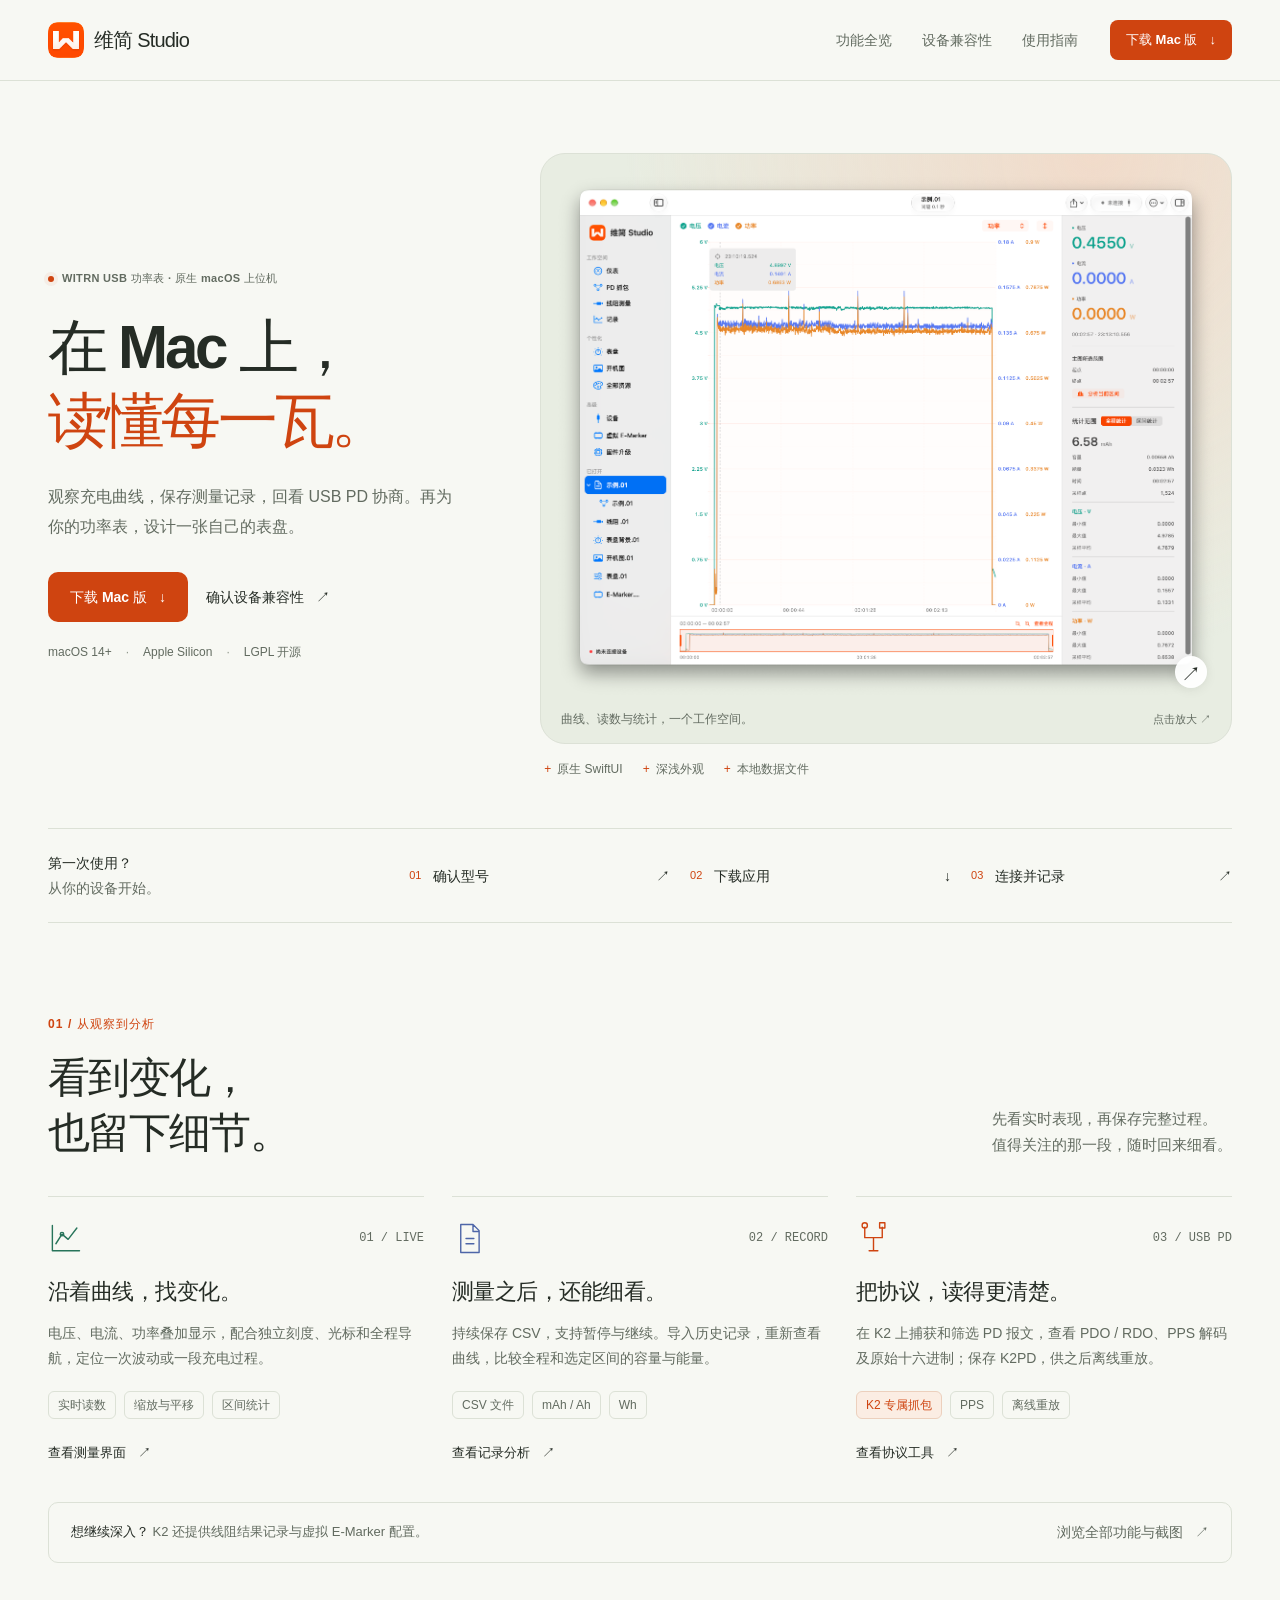
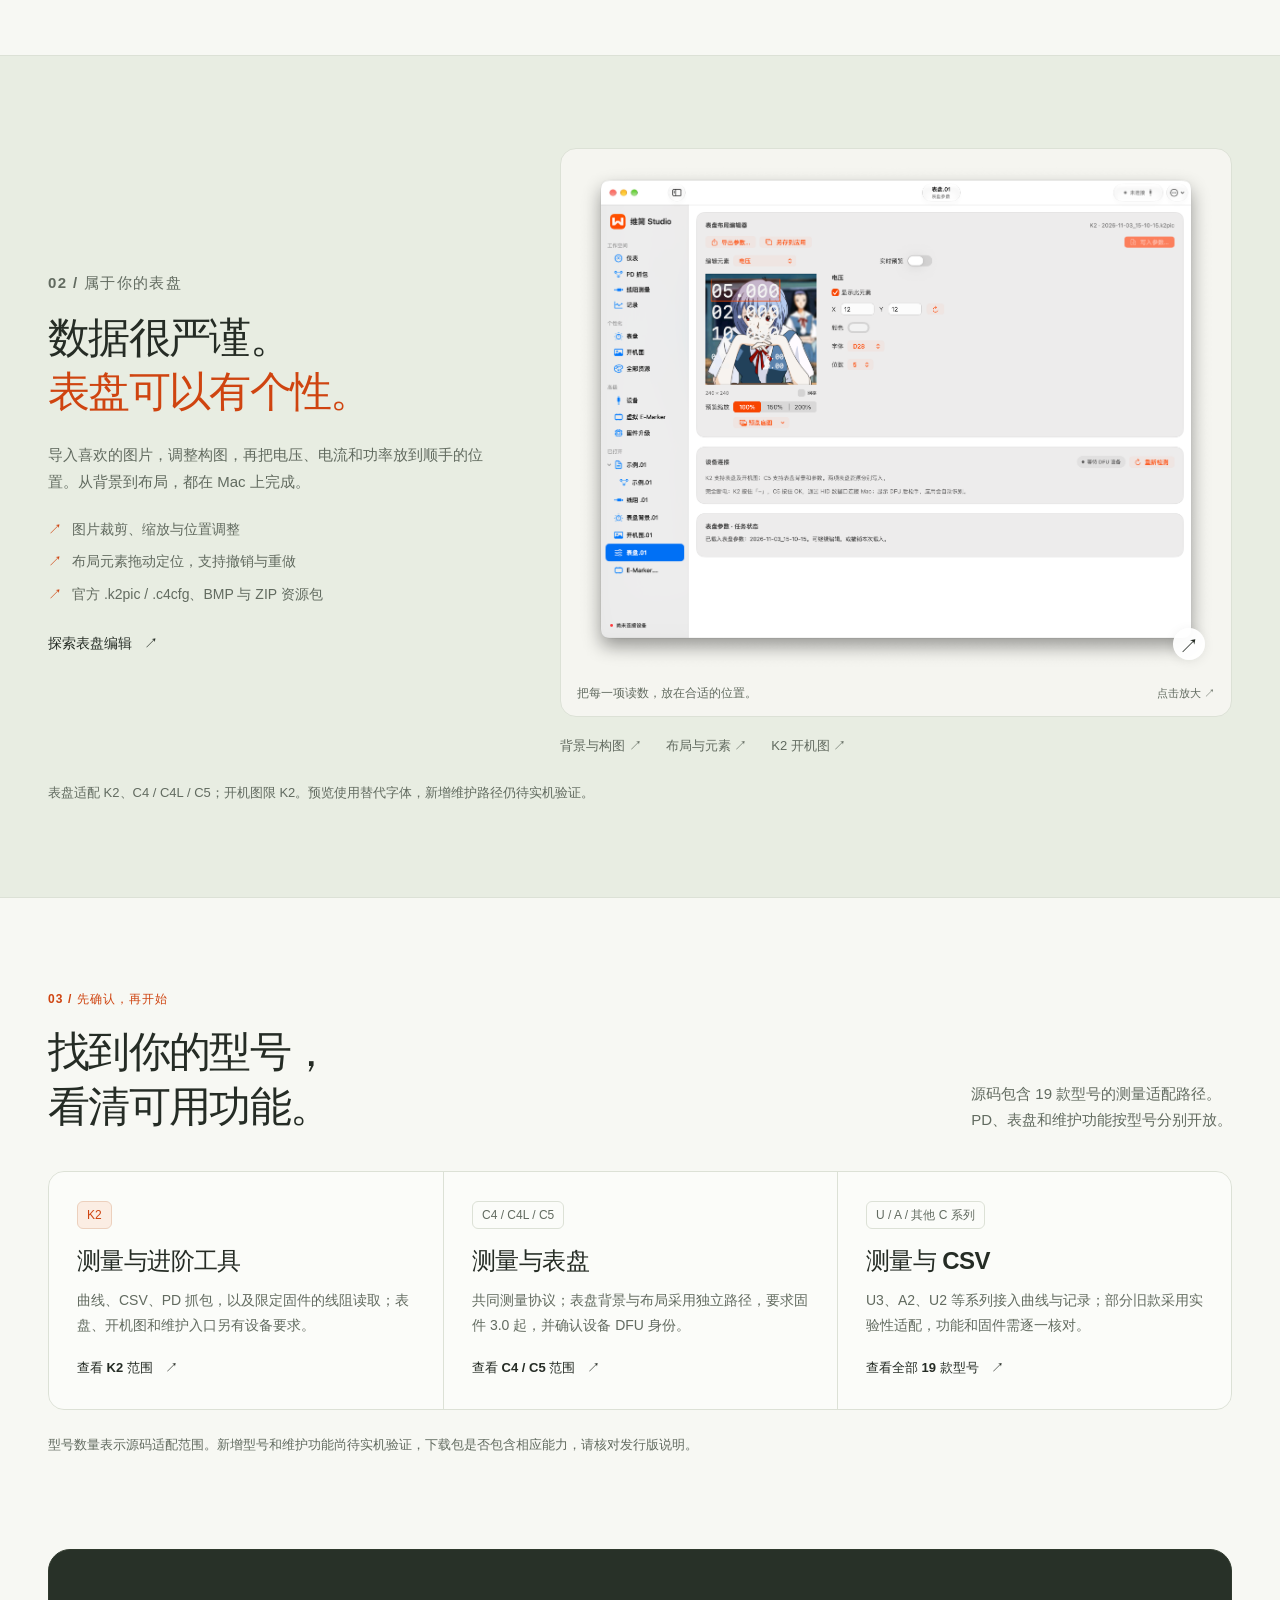
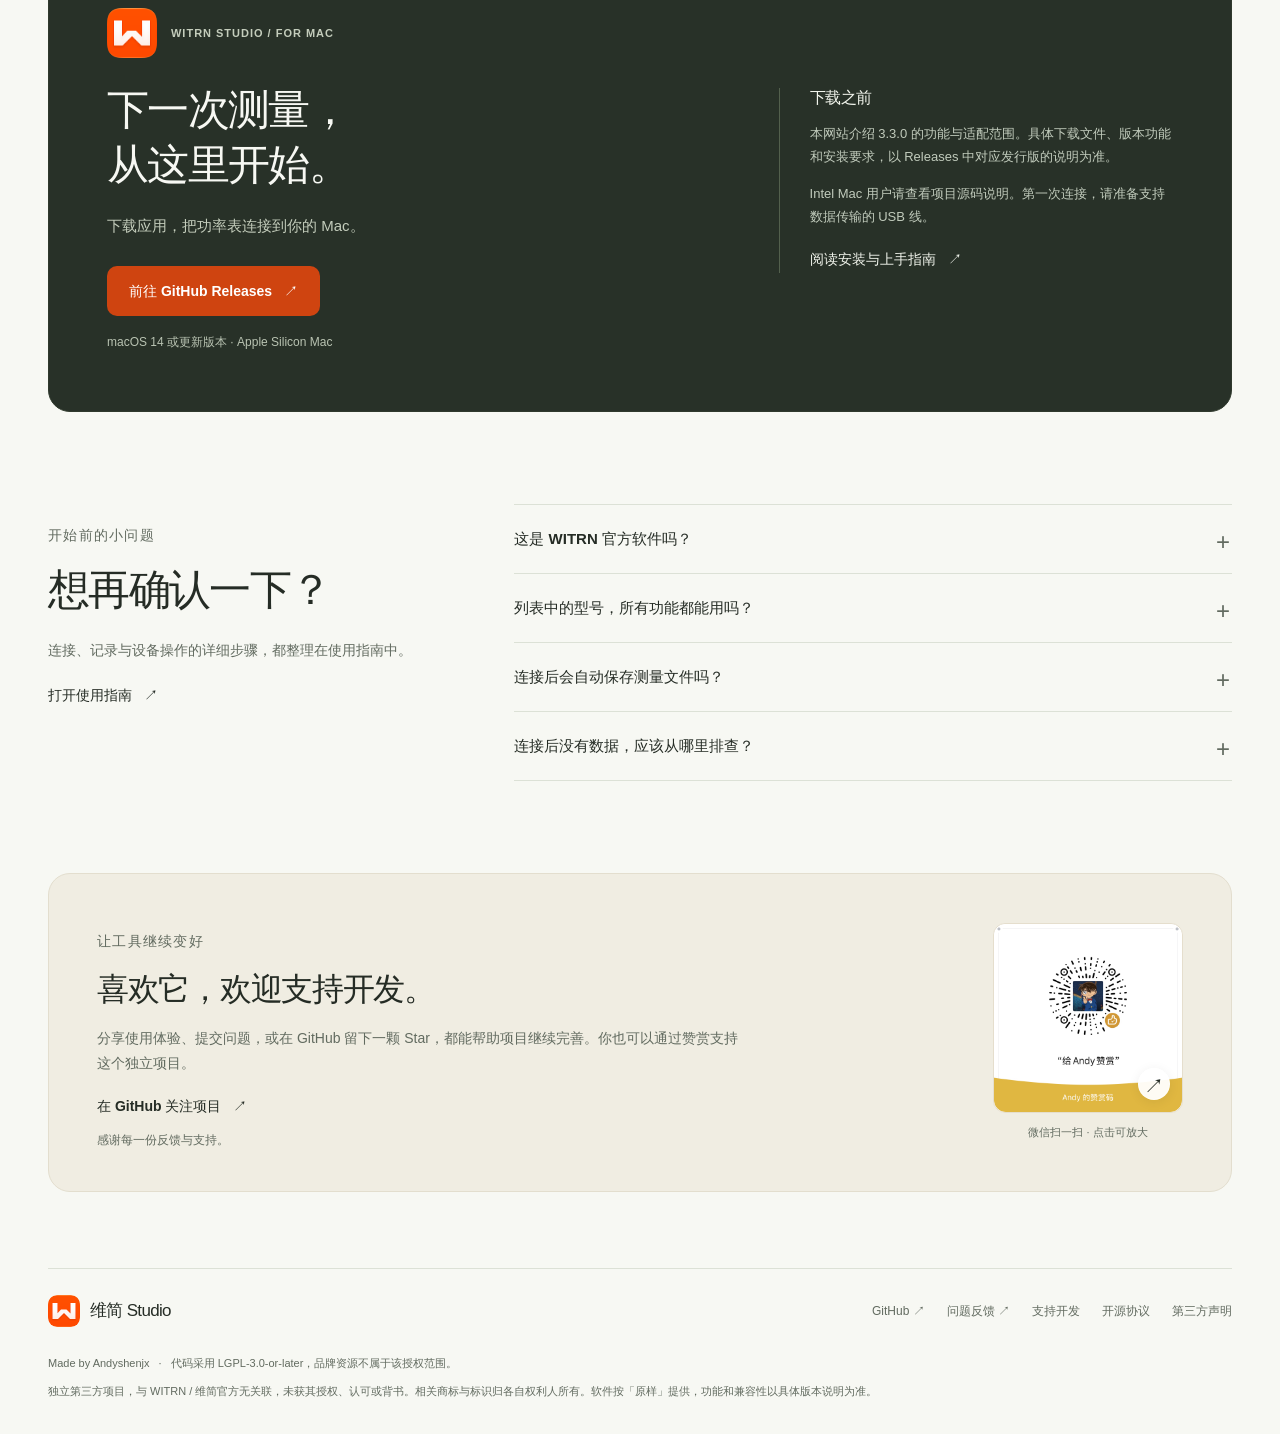
<file: docs/index.html>
<!doctype html>
<html lang="zh-CN">
<head>
  <meta charset="utf-8">
  <meta name="viewport" content="width=device-width, initial-scale=1">
  <meta name="theme-color" content="#f7f8f3">
  <title>维简 Studio · WITRN USB 功率表原生 Mac 上位机</title>
  <meta name="description" content="在 Mac 上观察 WITRN USB 功率表曲线，保存和分析 CSV，查看 K2 PD 抓包、线阻与表盘编辑。先确认型号兼容性，再下载上手。">
  <link rel="canonical" href="https://andyshenjx.github.io/WITRN-Studio-Mac/">
  <meta property="og:type" content="website">
  <meta property="og:locale" content="zh_CN">
  <meta property="og:site_name" content="维简 Studio">
  <meta property="og:title" content="维简 Studio · WITRN USB 功率表原生 Mac 上位机">
  <meta property="og:description" content="在 Mac 上观察 WITRN USB 功率表曲线，保存和分析 CSV，查看 K2 PD 抓包、线阻与表盘编辑。先确认型号兼容性，再下载上手。">
  <meta property="og:url" content="https://andyshenjx.github.io/WITRN-Studio-Mac/">
  <meta property="og:image" content="https://andyshenjx.github.io/WITRN-Studio-Mac/assets/app-overview.png">
  <meta property="og:image:alt" content="维简 Studio 的电压、电流与功率曲线界面">
  <meta name="twitter:card" content="summary_large_image">
  <link rel="icon" type="image/png" href="assets/app-icon.png">
  <link rel="apple-touch-icon" href="assets/app-icon.png">
  <link rel="stylesheet" href="styles.css?v=3.3.0-layout-20261103">
  <script src="site.js?v=3.3.0-layout-20261103" defer></script>
  <!-- Google Analytics 4 -->
  <script async src="https://www.googletagmanager.com/gtag/js?id=G-EDCEBKFG3F"></script>
  <script>
    window.dataLayer = window.dataLayer || [];
    function gtag(){dataLayer.push(arguments);}
    gtag('js', new Date());
    gtag('config', 'G-EDCEBKFG3F');
  </script>
  <script type="application/ld+json">
{
  "@context": "https://schema.org",
  "@type": "SoftwareApplication",
  "name": "维简 Studio",
  "alternateName": "WITRN Studio Mac",
  "operatingSystem": "macOS 14+",
  "applicationCategory": "UtilitiesApplication",
  "url": "https://andyshenjx.github.io/WITRN-Studio-Mac/",
  "downloadUrl": "https://github.com/Andyshenjx/WITRN-Studio-Mac/releases",
  "description": "WITRN USB 功率表的第三方原生 macOS 上位机，提供测量曲线、CSV 记录与分析、K2 USB PD 抓包及个性化编辑。",
  "author": {
    "@type": "Person",
    "name": "Andyshenjx",
    "url": "https://github.com/Andyshenjx"
  },
  "license": "https://www.gnu.org/licenses/lgpl-3.0.html"
}
  </script>
</head>
<body>

  <a class="skip-link" href="#main">跳到正文</a>
  <header class="site-header">
    <nav class="nav shell" aria-label="主导航">
      <a class="brand" href="index.html" aria-label="维简 Studio 首页" aria-current="page"><img src="assets/app-icon.png" alt="" width="36" height="36"><span>维简 <strong>Studio</strong></span></a>
      <div class="nav-links"><a href="features.html">功能全览</a><a href="compatibility.html">设备兼容性</a><a href="guide.html">使用指南</a></div>
      <div class="nav-actions">
        <a class="button button-small" href="index.html#download">下载 Mac 版 <span aria-hidden="true">↓</span></a>
        <details class="mobile-menu">
          <summary aria-label="网站导航"><span class="menu-lines" aria-hidden="true"></span><span class="visually-hidden">网站导航</span></summary>
          <div class="mobile-menu-panel"><a href="features.html">功能全览</a><a href="compatibility.html">设备兼容性</a><a href="guide.html">使用指南</a><a href="index.html#support">支持开发</a><a href="https://github.com/Andyshenjx/WITRN-Studio-Mac">GitHub <span aria-hidden="true">↗</span></a></div>
        </details>
      </div>
    </nav>
  </header>
  <main id="main">

    <section class="hero shell" aria-labelledby="hero-title">
      <div class="hero-copy">
        <p class="eyebrow"><span class="status-dot" aria-hidden="true"></span>WITRN USB 功率表 · 原生 macOS 上位机</p>
        <h1 id="hero-title">在 Mac 上，<br><span class="accent">读懂每一瓦。</span></h1>
        <p class="hero-description">观察充电曲线，保存测量记录，回看 USB PD 协商。再为你的功率表，设计一张自己的表盘。</p>
        <div class="hero-actions"><a class="button" href="#download">下载 Mac 版 <span aria-hidden="true">↓</span></a><a class="text-link" href="compatibility.html">确认设备兼容性 <span aria-hidden="true">↗</span></a></div>
        <p class="hero-meta"><span>macOS 14+</span><span>Apple Silicon</span><span>LGPL 开源</span></p>
      </div>
      <div class="hero-visual">
        
    <figure class="screenshot ">
      <a class="image-link" href="assets/app-overview.png" data-preview="assets/app-overview.png" data-caption="维简 Studio · 曲线与记录分析" aria-label="放大查看：维简 Studio · 曲线与记录分析">
        <img src="assets/app-overview.png" alt="维简 Studio 的实际界面：左侧工作空间、中间电压电流功率曲线、右侧读数与区间统计" width="2774" height="2202" fetchpriority="high" decoding="async">
        <span class="image-zoom" aria-hidden="true">↗</span>
      </a>
      <figcaption><span>曲线、读数与统计，一个工作空间。</span><span class="zoom-label" aria-hidden="true">点击放大 ↗</span></figcaption>
    </figure>
        <div class="native-strip"><span>原生 SwiftUI</span><span>深浅外观</span><span>本地数据文件</span></div>
      </div>
    </section>

    <nav class="start-path shell" aria-label="首次使用路径">
      <p><strong>第一次使用？</strong>从你的设备开始。</p>
      <div class="path-links">
        <a href="compatibility.html"><span><small>01</small>确认型号</span><span aria-hidden="true">↗</span></a>
        <a href="#download"><span><small>02</small>下载应用</span><span aria-hidden="true">↓</span></a>
        <a href="guide.html#connect"><span><small>03</small>连接并记录</span><span aria-hidden="true">↗</span></a>
      </div>
    </nav>

    <section class="section shell" id="features" aria-labelledby="features-title">
      <div class="section-heading"><div><p class="section-kicker">01 / 从观察到分析</p><h2 id="features-title">看到变化，<br>也留下细节。</h2></div><p>先看实时表现，再保存完整过程。<br>值得关注的那一段，随时回来细看。</p></div>
      <div class="workflow-grid">
        <article class="workflow-card">
          <div class="workflow-top"><svg viewBox="0 0 40 40" aria-hidden="true"><path d="M5 5v29h31M9 26l7-11 7 6 10-13"/><circle cx="16" cy="15" r="2"/></svg><span>01 / LIVE</span></div>
          <h3>沿着曲线，找变化。</h3><p>电压、电流、功率叠加显示，配合独立刻度、光标和全程导航，定位一次波动或一段充电过程。</p>
          <div class="tags"><span class="tag">实时读数</span><span class="tag">缩放与平移</span><span class="tag">区间统计</span></div>
          <a class="text-link" href="features.html#instrument">查看测量界面 <span aria-hidden="true">↗</span></a>
        </article>
        <article class="workflow-card">
          <div class="workflow-top"><svg viewBox="0 0 40 40" aria-hidden="true"><path d="M10 4h14l7 7v25H10zM24 4v8h7M16 20h9M16 26h9"/></svg><span>02 / RECORD</span></div>
          <h3>测量之后，还能细看。</h3><p>持续保存 CSV，支持暂停与继续。导入历史记录，重新查看曲线，比较全程和选定区间的容量与能量。</p>
          <div class="tags"><span class="tag">CSV 文件</span><span class="tag">mAh / Ah</span><span class="tag">Wh</span></div>
          <a class="text-link" href="features.html#record-analysis">查看记录分析 <span aria-hidden="true">↗</span></a>
        </article>
        <article class="workflow-card">
          <div class="workflow-top"><svg viewBox="0 0 40 40" aria-hidden="true"><path d="M10 7v12h20V7M20 19v15M15 34h10"/><circle cx="10" cy="5" r="3"/><rect x="27" y="2" width="6" height="6"/></svg><span>03 / USB PD</span></div>
          <h3>把协议，读得更清楚。</h3><p>在 K2 上捕获和筛选 PD 报文，查看 PDO / RDO、PPS 解码及原始十六进制；保存 K2PD，供之后离线重放。</p>
          <div class="tags"><span class="tag tag-accent">K2 专属抓包</span><span class="tag">PPS</span><span class="tag">离线重放</span></div>
          <a class="text-link" href="features.html#pd-capture">查看协议工具 <span aria-hidden="true">↗</span></a>
        </article>
      </div>
      <div class="feature-footnote"><p><strong>想继续深入？</strong> K2 还提供线阻结果记录与虚拟 E-Marker 配置。</p><a class="text-link" href="features.html">浏览全部功能与截图 <span aria-hidden="true">↗</span></a></div>
    </section>

    <section class="personalize-section section" id="personalize" aria-labelledby="personalize-title">
      <div class="shell">
        <div class="showcase">
          <div class="showcase-copy"><p class="section-kicker">02 / 属于你的表盘</p><h2 id="personalize-title">数据很严谨。<br><span class="accent">表盘可以有个性。</span></h2><p>导入喜欢的图片，调整构图，再把电压、电流和功率放到顺手的位置。从背景到布局，都在 Mac 上完成。</p>
            <ul class="check-list"><li>图片裁剪、缩放与位置调整</li><li>布局元素拖动定位，支持撤销与重做</li><li>官方 .k2pic / .c4cfg、BMP 与 ZIP 资源包</li></ul>
            <a class="text-link" href="features.html#personalize">探索表盘编辑 <span aria-hidden="true">↗</span></a>
          </div>
          <div class="showcase-media">
    <figure class="screenshot screenshot-warm">
      <a class="image-link" href="assets/dial-layout.png" data-preview="assets/dial-layout.png" data-caption="表盘布局编辑" aria-label="放大查看：表盘布局编辑">
        <img src="assets/dial-layout.png" alt="表盘布局编辑器，显示元素列表、设备表盘预览与坐标、颜色等设置" width="2774" height="2202" loading="lazy" decoding="async">
        <span class="image-zoom" aria-hidden="true">↗</span>
      </a>
      <figcaption><span>把每一项读数，放在合适的位置。</span><span class="zoom-label" aria-hidden="true">点击放大 ↗</span></figcaption>
    </figure><div class="media-links"><a href="features.html#background">背景与构图 ↗</a><a href="features.html#dial-layout">布局与元素 ↗</a><a href="features.html#startup-image">K2 开机图 ↗</a></div></div>
        </div>
        <p class="section-note">表盘适配 K2、C4 / C4L / C5；开机图限 K2。预览使用替代字体，新增维护路径仍待实机验证。</p>
      </div>
    </section>

    <section class="section shell" id="compatibility" aria-labelledby="compatibility-title">
      <div class="section-heading"><div><p class="section-kicker">03 / 先确认，再开始</p><h2 id="compatibility-title">找到你的型号，<br>看清可用功能。</h2></div><p>源码包含 19 款型号的测量适配路径。<br>PD、表盘和维护功能按型号分别开放。</p></div>
      <div class="device-summary">
        <article><span class="tag tag-accent">K2</span><h3>测量与进阶工具</h3><p>曲线、CSV、PD 抓包，以及限定固件的线阻读取；表盘、开机图和维护入口另有设备要求。</p><a href="compatibility.html?model=K2">查看 K2 范围 <span aria-hidden="true">↗</span></a></article>
        <article><span class="tag">C4 / C4L / C5</span><h3>测量与表盘</h3><p>共同测量协议；表盘背景与布局采用独立路径，要求固件 3.0 起，并确认设备 DFU 身份。</p><a href="compatibility.html?model=C5">查看 C4 / C5 范围 <span aria-hidden="true">↗</span></a></article>
        <article><span class="tag">U / A / 其他 C 系列</span><h3>测量与 CSV</h3><p>U3、A2、U2 等系列接入曲线与记录；部分旧款采用实验性适配，功能和固件需逐一核对。</p><a href="compatibility.html#matrix">查看全部 19 款型号 <span aria-hidden="true">↗</span></a></article>
      </div>
      <p class="section-note">型号数量表示源码适配范围。新增型号和维护功能尚待实机验证，下载包是否包含相应能力，请核对发行版说明。</p>
    </section>

    <section class="download-section shell" id="download" aria-labelledby="download-title">
      <div class="download-copy"><div class="download-title"><img src="assets/app-icon.png" alt="" width="50" height="50" loading="lazy"><p class="section-kicker">WITRN STUDIO / FOR MAC</p></div><h2 id="download-title">下一次测量，<br>从这里开始。</h2><p>下载应用，把功率表连接到你的 Mac。</p><a class="button" href="https://github.com/Andyshenjx/WITRN-Studio-Mac/releases">前往 GitHub Releases <span aria-hidden="true">↗</span></a><p class="download-meta">macOS 14 或更新版本 · Apple Silicon Mac</p></div>
      <div class="download-notes"><h3>下载之前</h3><p>本网站介绍 3.3.0 的功能与适配范围。具体下载文件、版本功能和安装要求，以 Releases 中对应发行版的说明为准。</p><p>Intel Mac 用户请查看项目源码说明。第一次连接，请准备支持数据传输的 USB 线。</p><a class="text-link" href="guide.html#install">阅读安装与上手指南 <span aria-hidden="true">↗</span></a></div>
    </section>

    <section class="faq-section section shell" aria-labelledby="faq-title">
      <div class="faq-intro"><p class="section-kicker">开始前的小问题</p><h2 id="faq-title">想再确认一下？</h2><p>连接、记录与设备操作的详细步骤，都整理在使用指南中。</p><a class="text-link" href="guide.html">打开使用指南 <span aria-hidden="true">↗</span></a></div>
      <div class="accordion">
        <details><summary>这是 WITRN 官方软件吗？</summary><p>这是 Andyshenjx 独立开发的第三方工具，与 WITRN / 维简官方无关联，未获官方授权或背书。相关名称、商标与标识归各自权利人所有。</p></details>
        <details><summary>列表中的型号，所有功能都能用吗？</summary><p>功能按型号分别开放。PD 抓包、线阻、固件与虚拟 E-Marker 设备操作限 K2；C4 / C4L / C5 另有表盘路径。请在<a class="inline-link" href="compatibility.html">兼容性页面</a>选择型号，核对固件要求和适配状态。</p></details>
        <details><summary>连接后会自动保存测量文件吗？</summary><p>测量 CSV 需要点击「开始记录」。K2 的 PD 抓包默认在连接后独立保存，也可在设置中关闭。CSV 和 K2PD 是两种文件，详见<a class="inline-link" href="guide.html#recording">观察与记录</a>。</p></details>
        <details><summary>连接后没有数据，应该从哪里排查？</summary><p>先检查数据线和电脑 HID 接口，再在「设备」页重新扫描，查看连接诊断中的输入计数与最近报告。<a class="inline-link" href="guide.html#troubleshooting">按排查步骤检查</a>，仍有问题时可附日志反馈。</p></details>
      </div>
    </section>

    <section class="support-section shell" id="support" aria-labelledby="support-title">
      <div class="support-copy"><p class="section-kicker">让工具继续变好</p><h2 id="support-title">喜欢它，欢迎支持开发。</h2><p>分享使用体验、提交问题，或在 GitHub 留下一颗 Star，都能帮助项目继续完善。你也可以通过赞赏支持这个独立项目。</p><a class="text-link" href="https://github.com/Andyshenjx/WITRN-Studio-Mac">在 GitHub 关注项目 <span aria-hidden="true">↗</span></a><p class="support-small">感谢每一份反馈与支持。</p></div>
      <figure class="support-code"><a class="image-link" href="assets/andy-support.jpg" data-preview="assets/andy-support.jpg" data-caption="支持 Andyshenjx 的独立开发" aria-label="放大查看赞赏码"><img src="assets/andy-support.jpg" alt="Andyshenjx 的微信赞赏码，点击可放大查看" width="1152" height="1152" loading="lazy" decoding="async"><span class="image-zoom" aria-hidden="true">↗</span></a><figcaption>微信扫一扫 · 点击可放大</figcaption></figure>
    </section>

  </main>

  <footer class="footer shell">
    <div class="footer-top">
      <a class="brand" href="index.html"><img src="assets/app-icon.png" alt="" width="32" height="32"><span>维简 <strong>Studio</strong></span></a>
      <nav aria-label="页脚导航"><a href="https://github.com/Andyshenjx/WITRN-Studio-Mac">GitHub ↗</a><a href="https://github.com/Andyshenjx/WITRN-Studio-Mac/issues">问题反馈 ↗</a><a href="index.html#support">支持开发</a><a href="https://github.com/Andyshenjx/WITRN-Studio-Mac/blob/main/LICENSE">开源协议</a><a href="https://github.com/Andyshenjx/WITRN-Studio-Mac/blob/main/THIRD_PARTY_NOTICES.md">第三方声明</a></nav>
    </div>
    <p>Made by <a href="https://github.com/Andyshenjx">Andyshenjx</a> <span aria-hidden="true">·</span> 代码采用 LGPL-3.0-or-later，品牌资源不属于该授权范围。</p>
    <p class="legal">独立第三方项目，与 WITRN / 维简官方无关联，未获其授权、认可或背书。相关商标与标识归各自权利人所有。软件按「原样」提供，功能和兼容性以具体版本说明为准。</p>
  </footer>
  <dialog class="lightbox" aria-labelledby="lightbox-caption">
    <div class="lightbox-toolbar"><p id="lightbox-caption">应用截图</p><div class="lightbox-actions"><a class="lightbox-original" href="assets/app-overview.png" target="_blank" rel="noopener noreferrer">查看原图 ↗</a><button class="lightbox-close" type="button" aria-label="关闭放大图片">关闭 <span aria-hidden="true">×</span></button></div></div>
    <div class="lightbox-content"><img alt=""></div>
  </dialog>
</body>
</html>
</file>
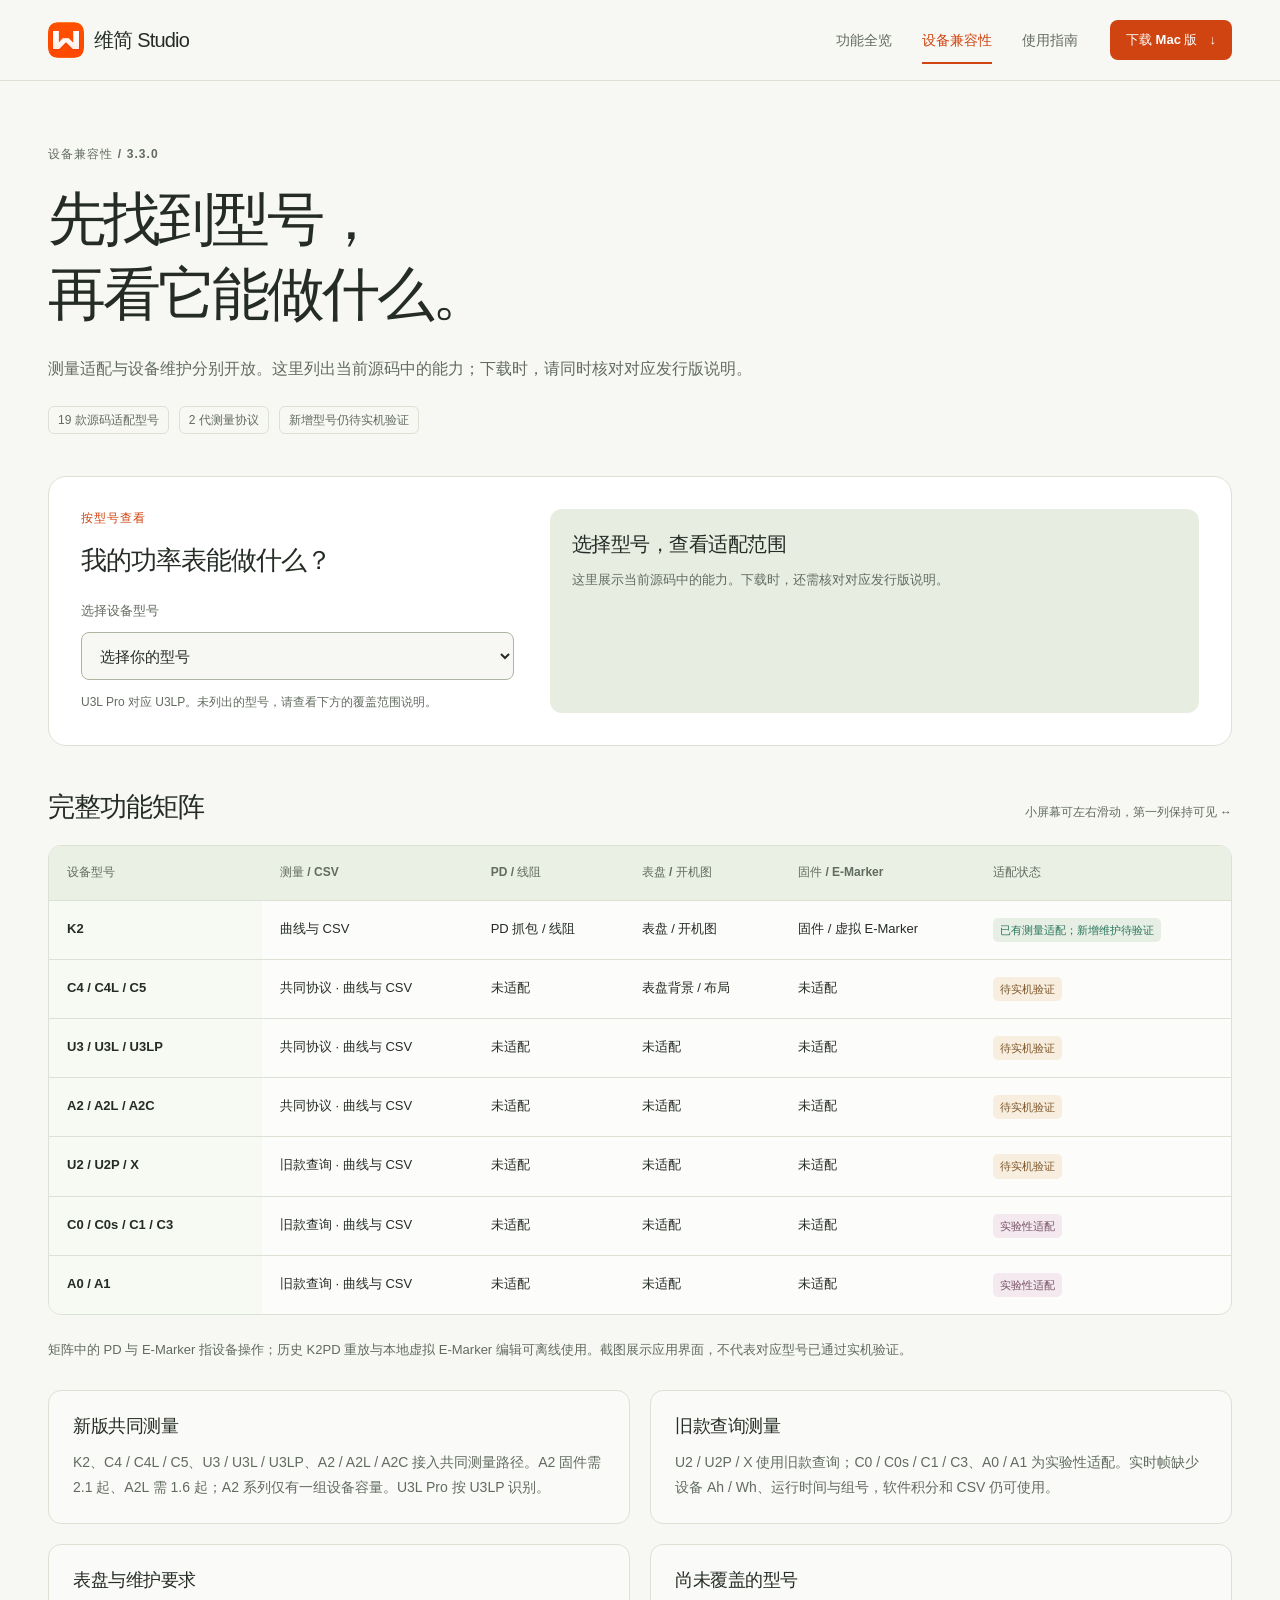
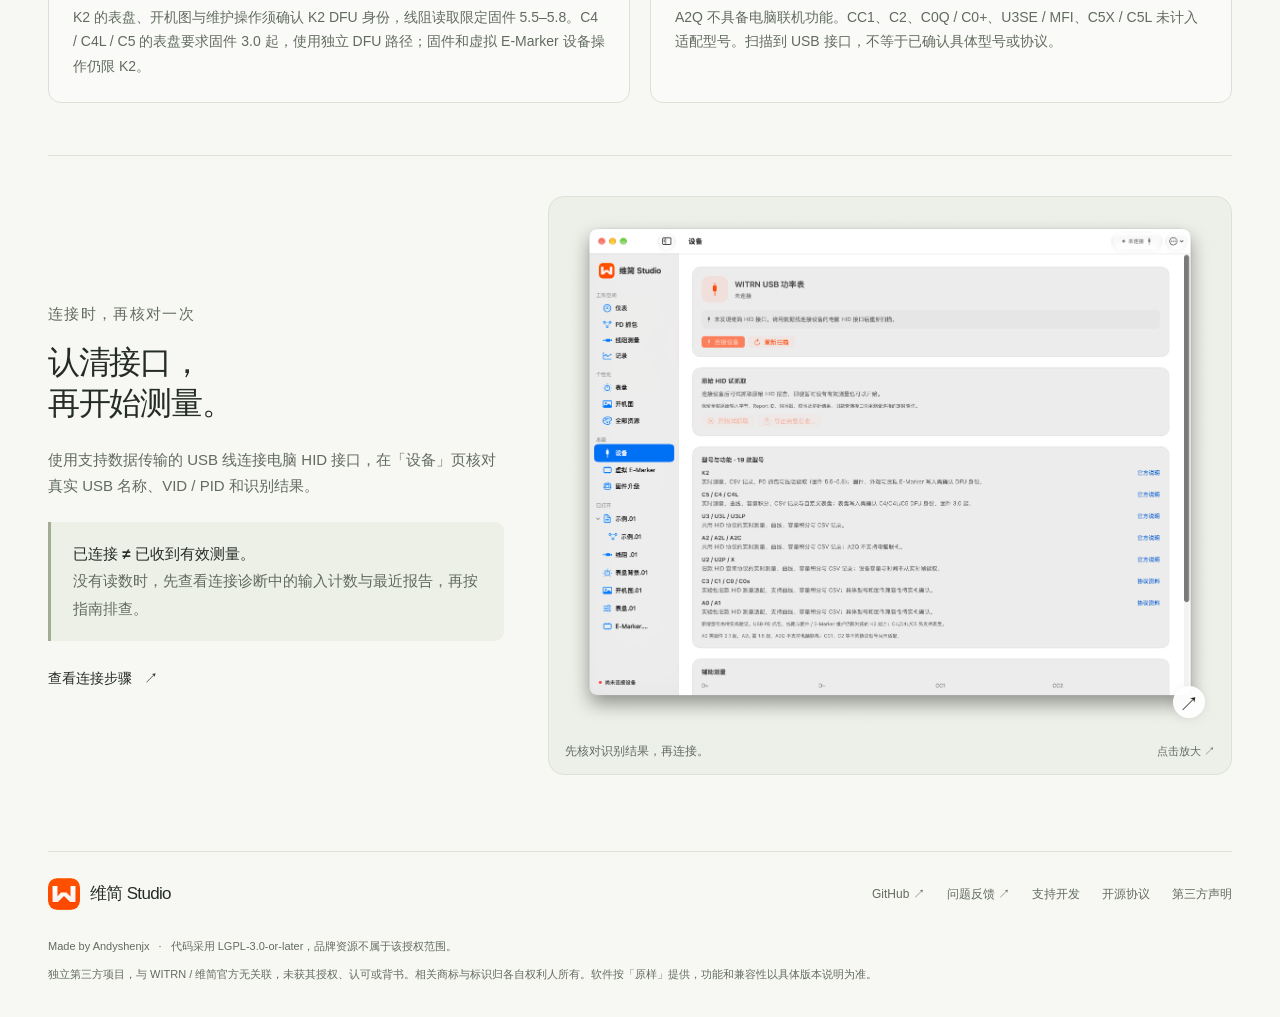
<file: docs/compatibility.html>
<!doctype html>
<html lang="zh-CN">
<head>
  <meta charset="utf-8">
  <meta name="viewport" content="width=device-width, initial-scale=1">
  <meta name="theme-color" content="#f7f8f3">
  <title>设备兼容性 · 维简 Studio</title>
  <meta name="description" content="选择 WITRN 型号，查看测量、CSV、PD 抓包、线阻、表盘与维护的适配范围、固件要求和验证状态。当前源码包含 19 款型号路径。">
  <link rel="canonical" href="https://andyshenjx.github.io/WITRN-Studio-Mac/compatibility.html">
  <meta property="og:type" content="website">
  <meta property="og:locale" content="zh_CN">
  <meta property="og:site_name" content="维简 Studio">
  <meta property="og:title" content="设备兼容性 · 维简 Studio">
  <meta property="og:description" content="选择 WITRN 型号，查看测量、CSV、PD 抓包、线阻、表盘与维护的适配范围、固件要求和验证状态。当前源码包含 19 款型号路径。">
  <meta property="og:url" content="https://andyshenjx.github.io/WITRN-Studio-Mac/compatibility.html">
  <meta property="og:image" content="https://andyshenjx.github.io/WITRN-Studio-Mac/assets/app-overview.png">
  <meta property="og:image:alt" content="维简 Studio 的电压、电流与功率曲线界面">
  <meta name="twitter:card" content="summary_large_image">
  <link rel="icon" type="image/png" href="assets/app-icon.png">
  <link rel="apple-touch-icon" href="assets/app-icon.png">
  <link rel="stylesheet" href="styles.css?v=3.3.0-layout-20261103">
  <script src="site.js?v=3.3.0-layout-20261103" defer></script>
  <!-- Google Analytics 4 -->
  <script async src="https://www.googletagmanager.com/gtag/js?id=G-EDCEBKFG3F"></script>
  <script>
    window.dataLayer = window.dataLayer || [];
    function gtag(){dataLayer.push(arguments);}
    gtag('js', new Date());
    gtag('config', 'G-EDCEBKFG3F');
  </script>
  <script type="application/ld+json">
{
  "@context": "https://schema.org",
  "@type": "SoftwareApplication",
  "name": "维简 Studio",
  "alternateName": "WITRN Studio Mac",
  "operatingSystem": "macOS 14+",
  "applicationCategory": "UtilitiesApplication",
  "url": "https://andyshenjx.github.io/WITRN-Studio-Mac/",
  "downloadUrl": "https://github.com/Andyshenjx/WITRN-Studio-Mac/releases",
  "description": "WITRN USB 功率表的第三方原生 macOS 上位机，提供测量曲线、CSV 记录与分析、K2 USB PD 抓包及个性化编辑。",
  "author": {
    "@type": "Person",
    "name": "Andyshenjx",
    "url": "https://github.com/Andyshenjx"
  },
  "license": "https://www.gnu.org/licenses/lgpl-3.0.html"
}
  </script>
</head>
<body>

  <a class="skip-link" href="#main">跳到正文</a>
  <header class="site-header">
    <nav class="nav shell" aria-label="主导航">
      <a class="brand" href="index.html" aria-label="维简 Studio 首页"><img src="assets/app-icon.png" alt="" width="36" height="36"><span>维简 <strong>Studio</strong></span></a>
      <div class="nav-links"><a href="features.html">功能全览</a><a href="compatibility.html" aria-current="page">设备兼容性</a><a href="guide.html">使用指南</a></div>
      <div class="nav-actions">
        <a class="button button-small" href="index.html#download">下载 Mac 版 <span aria-hidden="true">↓</span></a>
        <details class="mobile-menu">
          <summary aria-label="网站导航"><span class="menu-lines" aria-hidden="true"></span><span class="visually-hidden">网站导航</span></summary>
          <div class="mobile-menu-panel"><a href="features.html">功能全览</a><a href="compatibility.html" aria-current="page">设备兼容性</a><a href="guide.html">使用指南</a><a href="index.html#support">支持开发</a><a href="https://github.com/Andyshenjx/WITRN-Studio-Mac">GitHub <span aria-hidden="true">↗</span></a></div>
        </details>
      </div>
    </nav>
  </header>
  <main id="main">
<section class="page-heading shell"><p class="eyebrow">设备兼容性 / 3.3.0</p><h1>先找到型号，<br>再看它能做什么。</h1><p class="page-intro">测量适配与设备维护分别开放。这里列出当前源码中的能力；下载时，请同时核对对应发行版说明。</p><div class="page-meta"><span class="tag">19 款源码适配型号</span><span class="tag">2 代测量协议</span><span class="tag">新增型号仍待实机验证</span></div></section>
    <div class="compatibility-content shell">
      <section class="model-finder" data-model-finder hidden aria-labelledby="finder-title">
        <div><p class="section-kicker">按型号查看</p><h2 id="finder-title">我的功率表能做什么？</h2><label for="device-model">选择设备型号</label><select id="device-model"><option value="">选择你的型号</option></select><p class="finder-hint">U3L Pro 对应 U3LP。未列出的型号，请查看下方的覆盖范围说明。</p></div>
        <div class="model-result" role="status" aria-live="polite" aria-atomic="true"><h3>选择型号，查看适配范围</h3><dl class="model-capabilities"></dl><p class="model-note">这里展示当前源码中的能力。下载时，还需核对对应发行版说明。</p><a class="text-link model-guide-link" href="guide.html#connect" hidden>查看对应使用步骤 <span aria-hidden="true">↗</span></a></div>
      </section>

      <section class="matrix-section" id="matrix" aria-labelledby="matrix-title">
        <div class="matrix-heading"><h2 id="matrix-title">完整功能矩阵</h2><p id="matrix-hint">小屏幕可左右滑动，第一列保持可见 <span aria-hidden="true">↔</span></p></div>
        <div class="table-wrap" role="region" aria-labelledby="matrix-title" aria-describedby="matrix-hint" tabindex="0">
          <table class="compatibility-table"><caption class="visually-hidden">19 款 WITRN 型号的测量、PD、个性化及维护能力与适配状态</caption>
            <thead><tr><th scope="col">设备型号</th><th scope="col">测量 / CSV</th><th scope="col">PD / 线阻</th><th scope="col">表盘 / 开机图</th><th scope="col">固件 / E-Marker</th><th scope="col">适配状态</th></tr></thead>
            <tbody><tr data-family="K2" data-models="K2" data-note="线阻读取要求固件 5.5–5.8。表盘、开机图及维护操作须确认 K2 DFU 身份。" data-guide="k2">
      <th scope="row">K2</th><td>曲线与 CSV</td><td>PD 抓包 / 线阻</td><td>表盘 / 开机图</td><td>固件 / 虚拟 E-Marker</td><td><span class="status ">已有测量适配；新增维护待验证</span></td>
    </tr>
<tr data-family="C4 / C5 系列" data-models="C4,C4L,C5" data-note="表盘要求固件 3.0 起，背景与参数分别写入，并确认 C4 / C5 的 DFU 身份。不提供 K2 维护功能。" data-guide="personalization">
      <th scope="row">C4 / C4L / C5</th><td>共同协议 · 曲线与 CSV</td><td>未适配</td><td>表盘背景 / 布局</td><td>未适配</td><td><span class="status status-pending">待实机验证</span></td>
    </tr>
<tr data-family="U3 系列" data-models="U3,U3L,U3LP" data-note="U3L Pro 按 U3LP 识别。当前仅接入测量与 CSV，不开放设备维护。" data-guide="connect">
      <th scope="row">U3 / U3L / U3LP</th><td>共同协议 · 曲线与 CSV</td><td>未适配</td><td>未适配</td><td>未适配</td><td><span class="status status-pending">待实机验证</span></td>
    </tr>
<tr data-family="A2 系列" data-models="A2,A2L,A2C" data-note="A2 要求固件 2.1 起，A2L 要求 1.6 起；A2 系列仅一组设备容量。" data-guide="connect">
      <th scope="row">A2 / A2L / A2C</th><td>共同协议 · 曲线与 CSV</td><td>未适配</td><td>未适配</td><td>未适配</td><td><span class="status status-pending">待实机验证</span></td>
    </tr>
<tr data-family="U2 / U2P / X" data-models="U2,U2P,X" data-note="实时帧不提供设备 Ah / Wh、运行时间与组号；Mac 端的本次测量积分与 CSV 仍可使用。" data-guide="recording">
      <th scope="row">U2 / U2P / X</th><td>旧款查询 · 曲线与 CSV</td><td>未适配</td><td>未适配</td><td>未适配</td><td><span class="status status-pending">待实机验证</span></td>
    </tr>
<tr data-family="旧款 C 系列" data-models="C0,C0s,C1,C3" data-note="依据共用旧款测量路径接入，具体型号、固件和字段仍需实机确认。设备累计缺失时使用 Mac 积分。" data-guide="troubleshooting">
      <th scope="row">C0 / C0s / C1 / C3</th><td>旧款查询 · 曲线与 CSV</td><td>未适配</td><td>未适配</td><td>未适配</td><td><span class="status status-experimental">实验性适配</span></td>
    </tr>
<tr data-family="旧款 A 系列" data-models="A0,A1" data-note="依据共用旧款测量路径接入，具体型号、固件和字段仍需实机确认。设备累计缺失时使用 Mac 积分。" data-guide="troubleshooting">
      <th scope="row">A0 / A1</th><td>旧款查询 · 曲线与 CSV</td><td>未适配</td><td>未适配</td><td>未适配</td><td><span class="status status-experimental">实验性适配</span></td>
    </tr></tbody>
          </table>
        </div>
        <p class="section-note">矩阵中的 PD 与 E-Marker 指设备操作；历史 K2PD 重放与本地虚拟 E-Marker 编辑可离线使用。截图展示应用界面，不代表对应型号已通过实机验证。</p>
      </section>

      <div class="compat-notes">
        <article class="compat-note"><h3>新版共同测量</h3><p>K2、C4 / C4L / C5、U3 / U3L / U3LP、A2 / A2L / A2C 接入共同测量路径。A2 固件需 2.1 起、A2L 需 1.6 起；A2 系列仅有一组设备容量。U3L Pro 按 U3LP 识别。</p></article>
        <article class="compat-note"><h3>旧款查询测量</h3><p>U2 / U2P / X 使用旧款查询；C0 / C0s / C1 / C3、A0 / A1 为实验性适配。实时帧缺少设备 Ah / Wh、运行时间与组号，软件积分和 CSV 仍可使用。</p></article>
        <article class="compat-note"><h3>表盘与维护要求</h3><p>K2 的表盘、开机图与维护操作须确认 K2 DFU 身份，线阻读取限定固件 5.5–5.8。C4 / C4L / C5 的表盘要求固件 3.0 起，使用独立 DFU 路径；固件和虚拟 E-Marker 设备操作仍限 K2。</p></article>
        <article class="compat-note"><h3>尚未覆盖的型号</h3><p>A2Q 不具备电脑联机功能。CC1、C2、C0Q / C0+、U3SE / MFI、C5X / C5L 未计入适配型号。扫描到 USB 接口，不等于已确认具体型号或协议。</p></article>
      </div>

      <section class="compat-diagnostics" aria-labelledby="diagnostics-title">
        <div class="showcase"><div class="showcase-copy"><p class="section-kicker">连接时，再核对一次</p><h2 id="diagnostics-title">认清接口，<br>再开始测量。</h2><p>使用支持数据传输的 USB 线连接电脑 HID 接口，在「设备」页核对真实 USB 名称、VID / PID 和识别结果。</p><p class="notice"><strong>已连接 ≠ 已收到有效测量。</strong><br>没有读数时，先查看连接诊断中的输入计数与最近报告，再按指南排查。</p><a class="text-link" href="guide.html#connect">查看连接步骤 <span aria-hidden="true">↗</span></a></div>
    <figure class="screenshot ">
      <a class="image-link" href="assets/device.png" data-preview="assets/device.png" data-caption="设备识别与连接诊断" aria-label="放大查看：设备识别与连接诊断">
        <img src="assets/device.png" alt="设备页面中的 USB 名称、VID PID、识别结果与连接诊断" width="2774" height="2202" loading="lazy" decoding="async">
        <span class="image-zoom" aria-hidden="true">↗</span>
      </a>
      <figcaption><span>先核对识别结果，再连接。</span><span class="zoom-label" aria-hidden="true">点击放大 ↗</span></figcaption>
    </figure></div>
      </section>
    </div>

  </main>

  <footer class="footer shell">
    <div class="footer-top">
      <a class="brand" href="index.html"><img src="assets/app-icon.png" alt="" width="32" height="32"><span>维简 <strong>Studio</strong></span></a>
      <nav aria-label="页脚导航"><a href="https://github.com/Andyshenjx/WITRN-Studio-Mac">GitHub ↗</a><a href="https://github.com/Andyshenjx/WITRN-Studio-Mac/issues">问题反馈 ↗</a><a href="index.html#support">支持开发</a><a href="https://github.com/Andyshenjx/WITRN-Studio-Mac/blob/main/LICENSE">开源协议</a><a href="https://github.com/Andyshenjx/WITRN-Studio-Mac/blob/main/THIRD_PARTY_NOTICES.md">第三方声明</a></nav>
    </div>
    <p>Made by <a href="https://github.com/Andyshenjx">Andyshenjx</a> <span aria-hidden="true">·</span> 代码采用 LGPL-3.0-or-later，品牌资源不属于该授权范围。</p>
    <p class="legal">独立第三方项目，与 WITRN / 维简官方无关联，未获其授权、认可或背书。相关商标与标识归各自权利人所有。软件按「原样」提供，功能和兼容性以具体版本说明为准。</p>
  </footer>
  <dialog class="lightbox" aria-labelledby="lightbox-caption">
    <div class="lightbox-toolbar"><p id="lightbox-caption">应用截图</p><div class="lightbox-actions"><a class="lightbox-original" href="assets/app-overview.png" target="_blank" rel="noopener noreferrer">查看原图 ↗</a><button class="lightbox-close" type="button" aria-label="关闭放大图片">关闭 <span aria-hidden="true">×</span></button></div></div>
    <div class="lightbox-content"><img alt=""></div>
  </dialog>
</body>
</html>
</file>
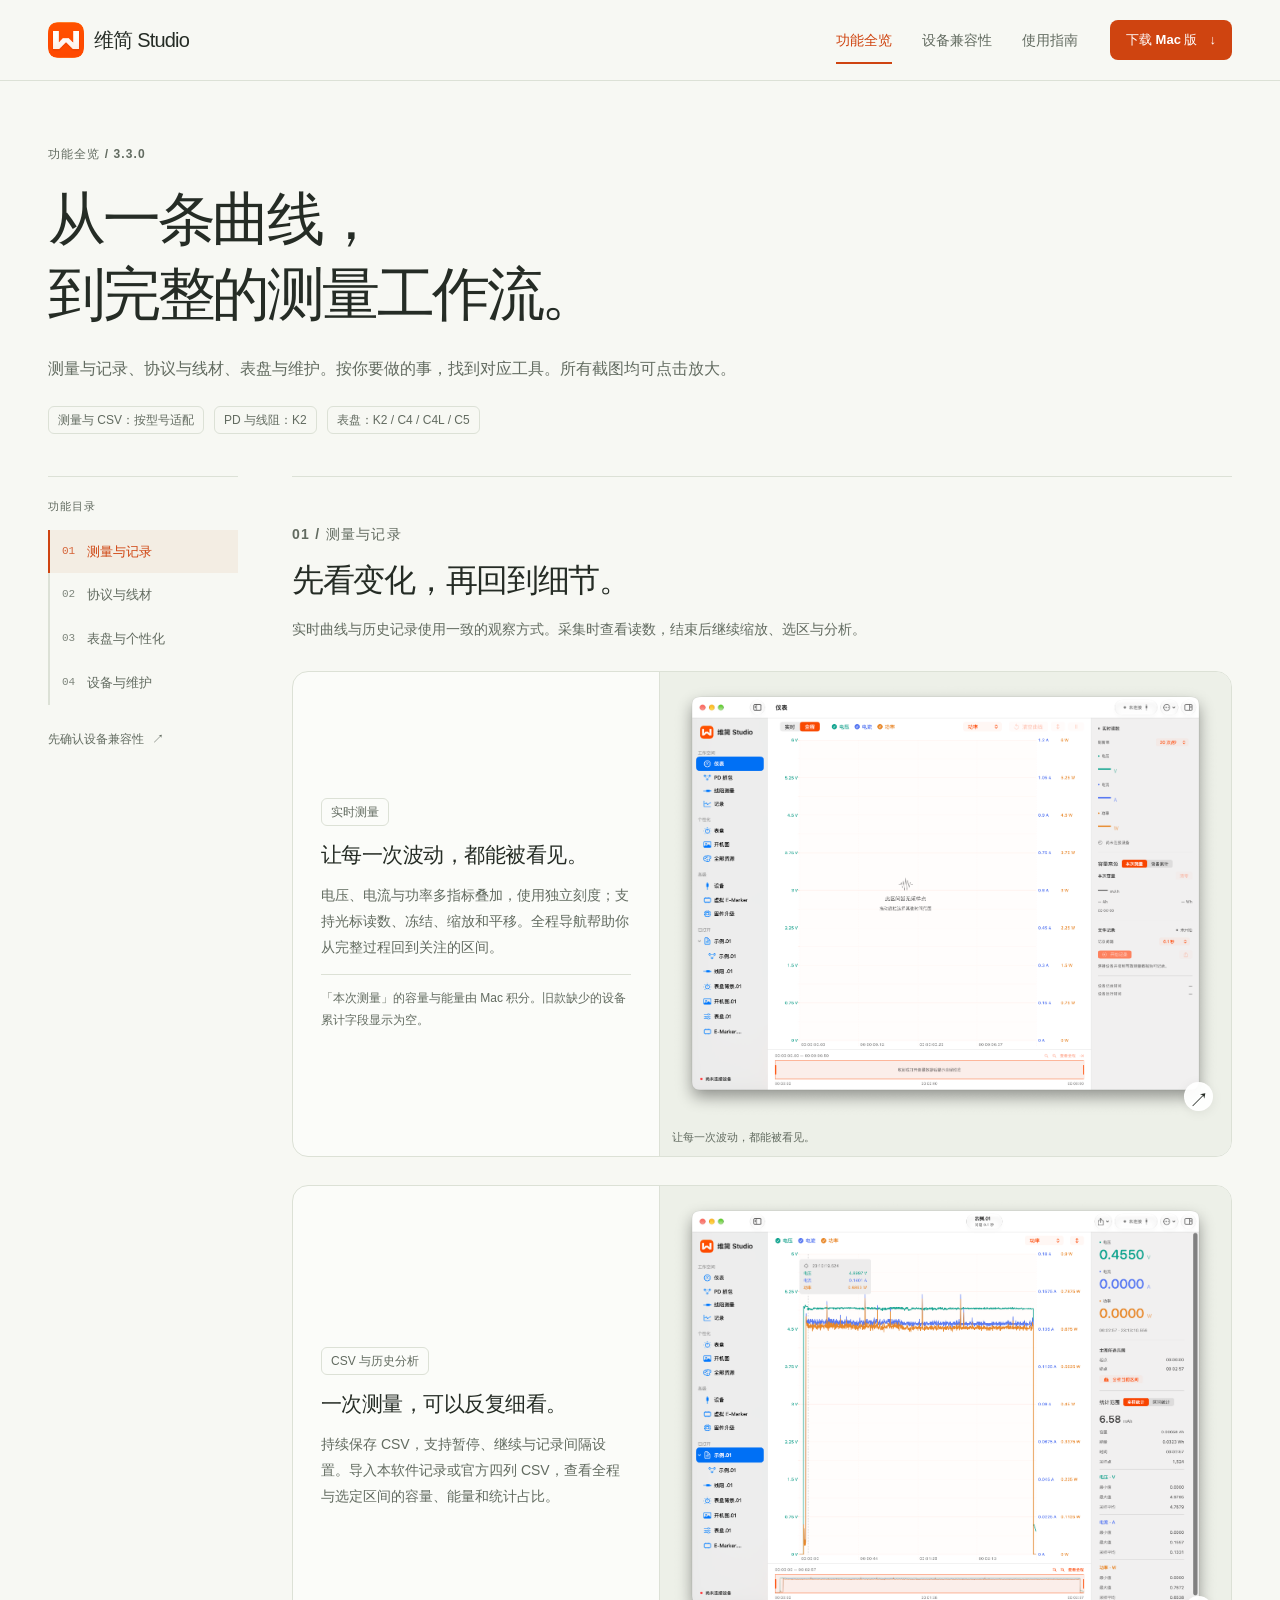
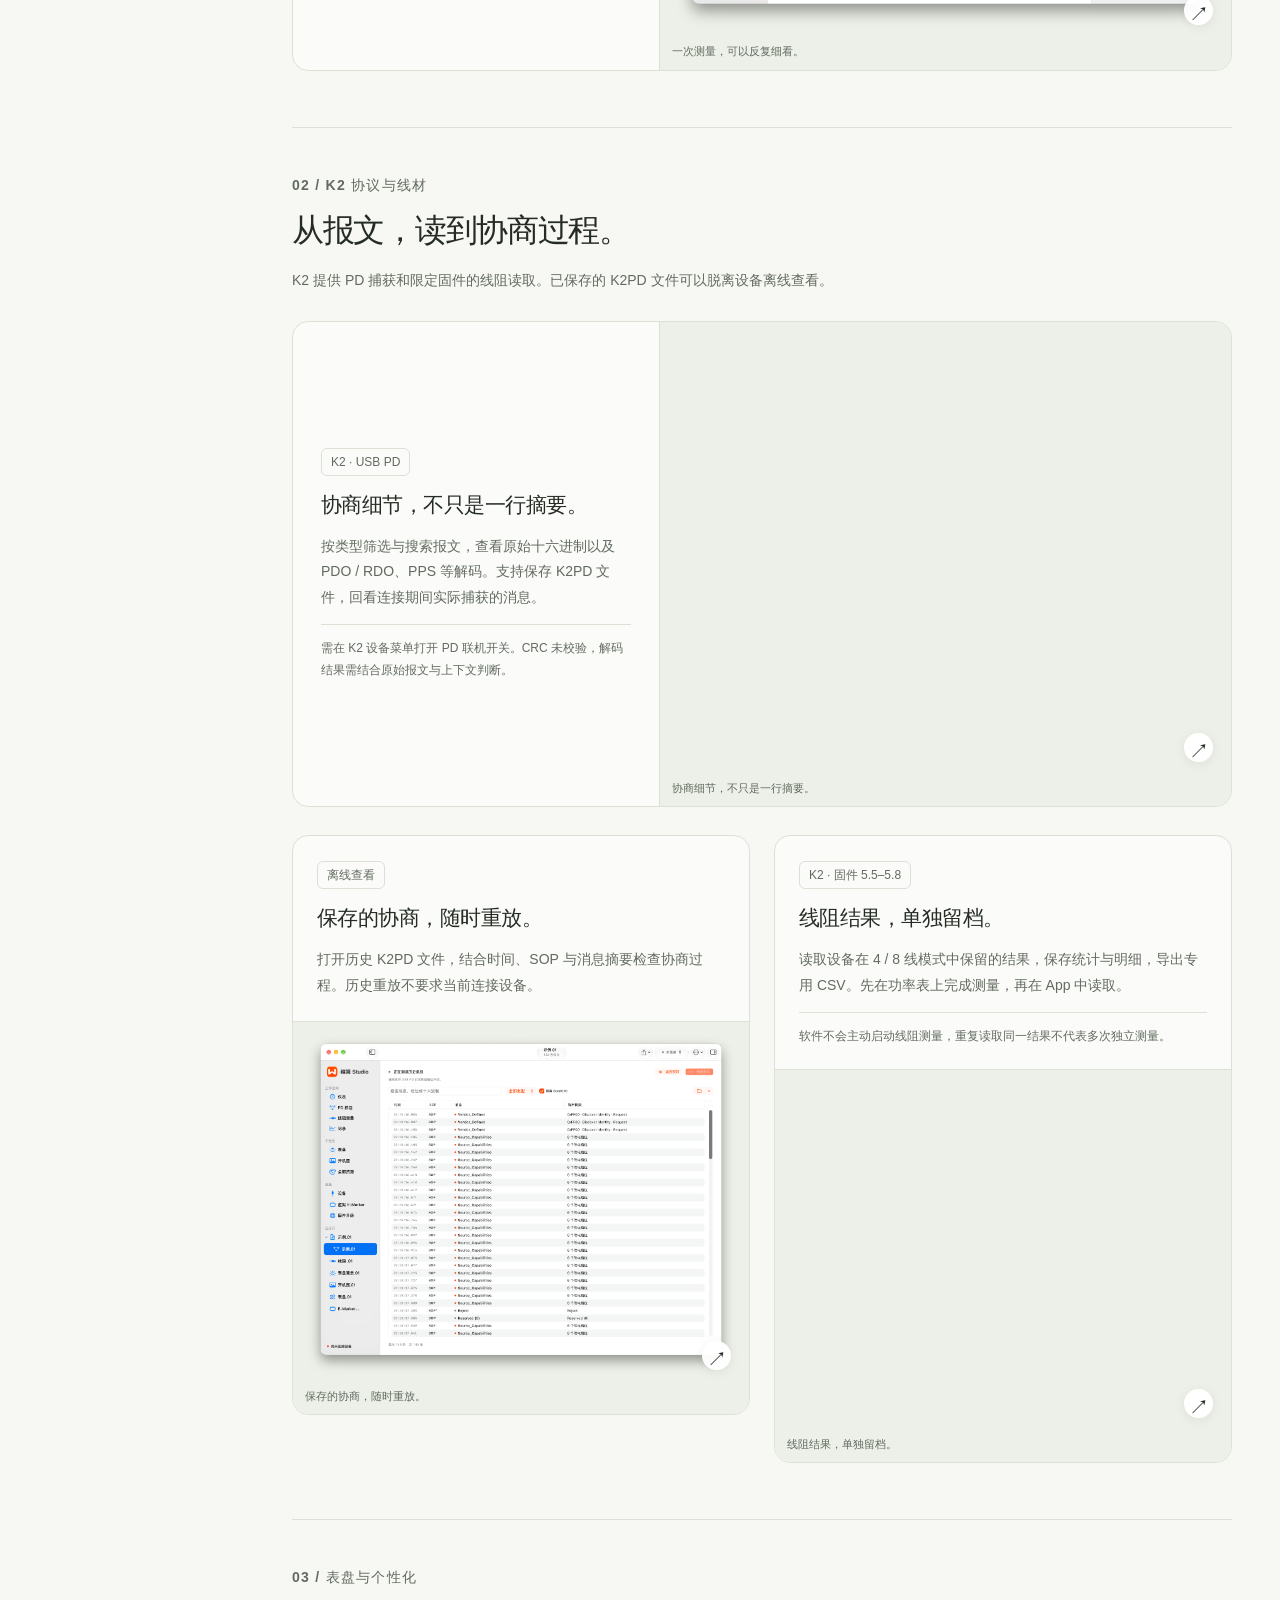
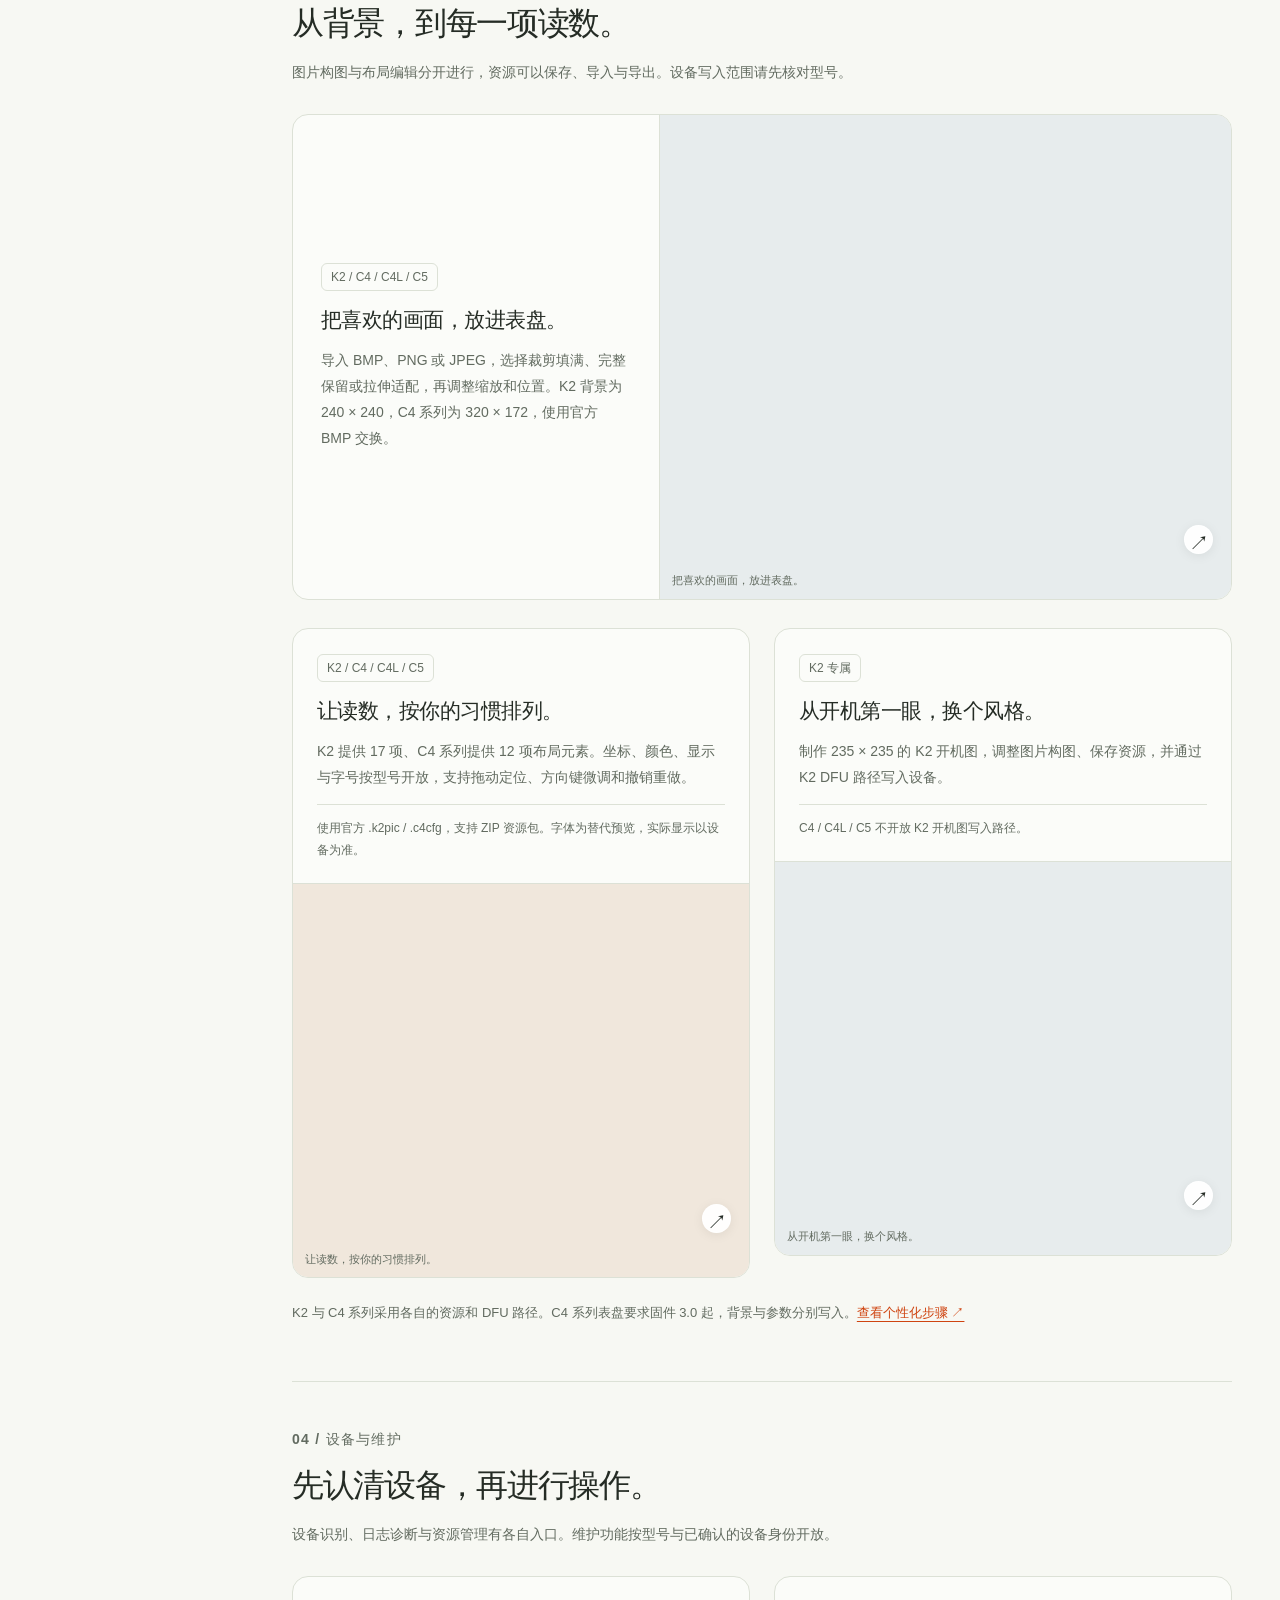
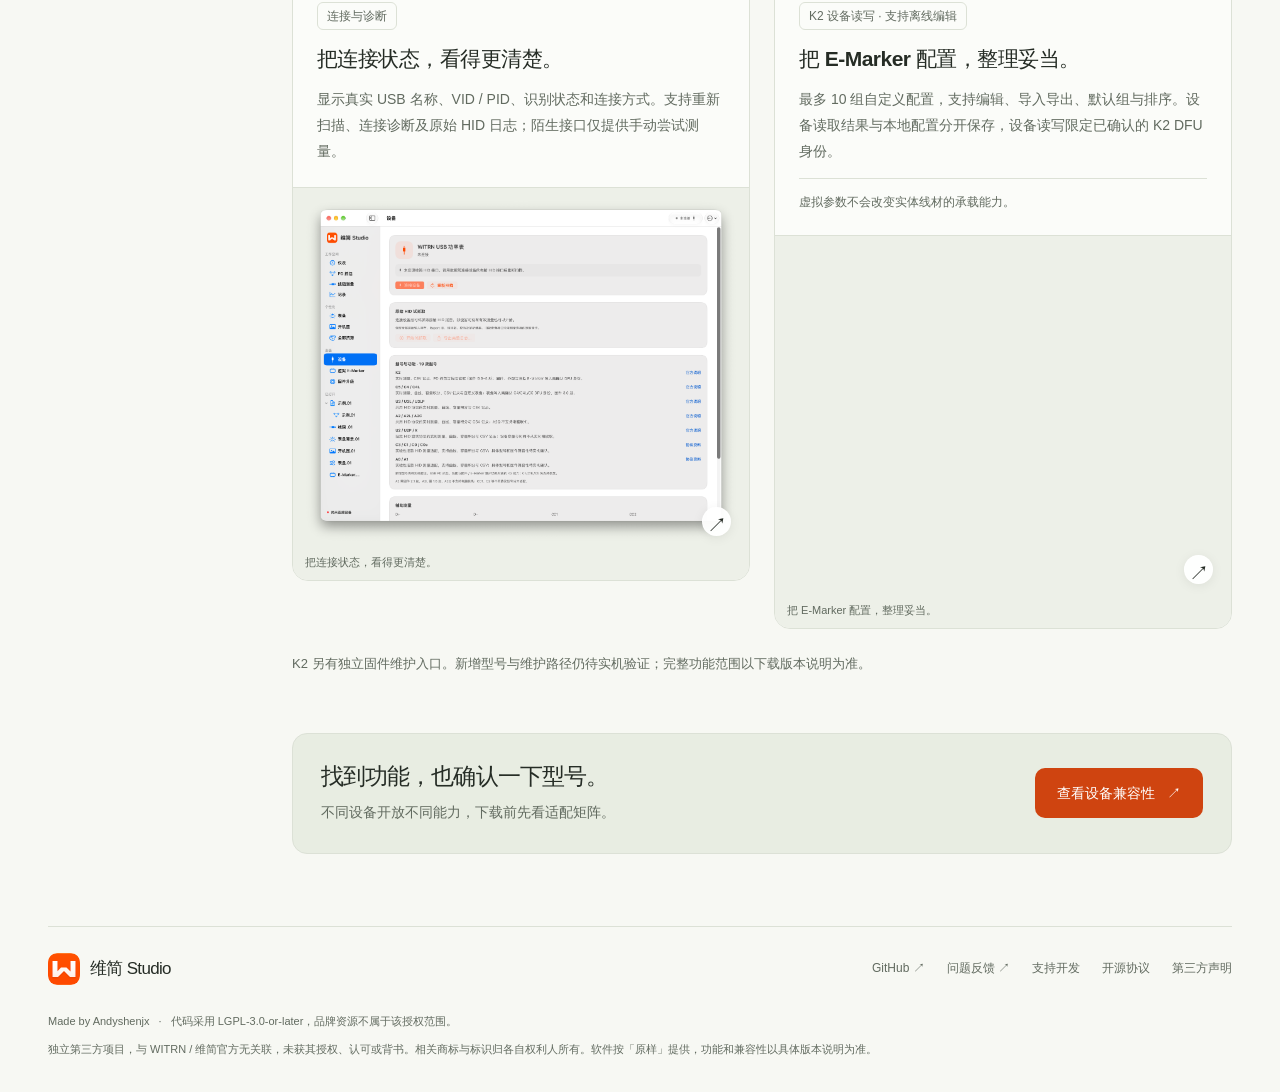
<file: docs/features.html>
<!doctype html>
<html lang="zh-CN">
<head>
  <meta charset="utf-8">
  <meta name="viewport" content="width=device-width, initial-scale=1">
  <meta name="theme-color" content="#f7f8f3">
  <title>功能全览 · 维简 Studio</title>
  <meta name="description" content="按测量与记录、K2 协议与线材、表盘个性化、设备与维护四类工作流，浏览维简 Studio 的功能与真实应用截图。">
  <link rel="canonical" href="https://andyshenjx.github.io/WITRN-Studio-Mac/features.html">
  <meta property="og:type" content="website">
  <meta property="og:locale" content="zh_CN">
  <meta property="og:site_name" content="维简 Studio">
  <meta property="og:title" content="功能全览 · 维简 Studio">
  <meta property="og:description" content="按测量与记录、K2 协议与线材、表盘个性化、设备与维护四类工作流，浏览维简 Studio 的功能与真实应用截图。">
  <meta property="og:url" content="https://andyshenjx.github.io/WITRN-Studio-Mac/features.html">
  <meta property="og:image" content="https://andyshenjx.github.io/WITRN-Studio-Mac/assets/app-overview.png">
  <meta property="og:image:alt" content="维简 Studio 的电压、电流与功率曲线界面">
  <meta name="twitter:card" content="summary_large_image">
  <link rel="icon" type="image/png" href="assets/app-icon.png">
  <link rel="apple-touch-icon" href="assets/app-icon.png">
  <link rel="stylesheet" href="styles.css?v=3.3.0-layout-20261103">
  <script src="site.js?v=3.3.0-layout-20261103" defer></script>
  <!-- Google Analytics 4 -->
  <script async src="https://www.googletagmanager.com/gtag/js?id=G-EDCEBKFG3F"></script>
  <script>
    window.dataLayer = window.dataLayer || [];
    function gtag(){dataLayer.push(arguments);}
    gtag('js', new Date());
    gtag('config', 'G-EDCEBKFG3F');
  </script>
  <script type="application/ld+json">
{
  "@context": "https://schema.org",
  "@type": "SoftwareApplication",
  "name": "维简 Studio",
  "alternateName": "WITRN Studio Mac",
  "operatingSystem": "macOS 14+",
  "applicationCategory": "UtilitiesApplication",
  "url": "https://andyshenjx.github.io/WITRN-Studio-Mac/",
  "downloadUrl": "https://github.com/Andyshenjx/WITRN-Studio-Mac/releases",
  "description": "WITRN USB 功率表的第三方原生 macOS 上位机，提供测量曲线、CSV 记录与分析、K2 USB PD 抓包及个性化编辑。",
  "author": {
    "@type": "Person",
    "name": "Andyshenjx",
    "url": "https://github.com/Andyshenjx"
  },
  "license": "https://www.gnu.org/licenses/lgpl-3.0.html"
}
  </script>
</head>
<body>

  <a class="skip-link" href="#main">跳到正文</a>
  <header class="site-header">
    <nav class="nav shell" aria-label="主导航">
      <a class="brand" href="index.html" aria-label="维简 Studio 首页"><img src="assets/app-icon.png" alt="" width="36" height="36"><span>维简 <strong>Studio</strong></span></a>
      <div class="nav-links"><a href="features.html" aria-current="page">功能全览</a><a href="compatibility.html">设备兼容性</a><a href="guide.html">使用指南</a></div>
      <div class="nav-actions">
        <a class="button button-small" href="index.html#download">下载 Mac 版 <span aria-hidden="true">↓</span></a>
        <details class="mobile-menu">
          <summary aria-label="网站导航"><span class="menu-lines" aria-hidden="true"></span><span class="visually-hidden">网站导航</span></summary>
          <div class="mobile-menu-panel"><a href="features.html" aria-current="page">功能全览</a><a href="compatibility.html">设备兼容性</a><a href="guide.html">使用指南</a><a href="index.html#support">支持开发</a><a href="https://github.com/Andyshenjx/WITRN-Studio-Mac">GitHub <span aria-hidden="true">↗</span></a></div>
        </details>
      </div>
    </nav>
  </header>
  <main id="main">
<section class="page-heading shell"><p class="eyebrow">功能全览 / 3.3.0</p><h1>从一条曲线，<br>到完整的测量工作流。</h1><p class="page-intro">测量与记录、协议与线材、表盘与维护。按你要做的事，找到对应工具。所有截图均可点击放大。</p><div class="page-meta"><span class="tag">测量与 CSV：按型号适配</span><span class="tag">PD 与线阻：K2</span><span class="tag">表盘：K2 / C4 / C4L / C5</span></div></section>
    <div class="page-layout shell">
      <aside class="page-sidebar"><nav class="page-toc" aria-label="功能目录"><p class="toc-label">功能目录</p><a href="#instrument"><span>01</span>测量与记录</a><a href="#pd-capture"><span>02</span>协议与线材</a><a href="#personalize"><span>03</span>表盘与个性化</a><a href="#device"><span>04</span>设备与维护</a></nav><a class="sidebar-help" href="compatibility.html">先确认设备兼容性 <span aria-hidden="true">↗</span></a></aside>
      <div class="page-content">
        <section class="feature-group" id="instrument" data-toc-section aria-labelledby="measure-title">
          <div class="section-heading"><p class="section-kicker">01 / 测量与记录</p><h2 id="measure-title">先看变化，再回到细节。</h2><p>实时曲线与历史记录使用一致的观察方式。采集时查看读数，结束后继续缩放、选区与分析。</p></div>
          <div class="detail-grid">
            <article class="detail-card detail-card-wide">
      <div class="detail-copy"><span class="tag">实时测量</span><h3>让每一次波动，都能被看见。</h3><p>电压、电流与功率多指标叠加，使用独立刻度；支持光标读数、冻结、缩放和平移。全程导航帮助你从完整过程回到关注的区间。</p><p class="detail-note">「本次测量」的容量与能量由 Mac 积分。旧款缺少的设备累计字段显示为空。</p></div>
      
    <figure class="screenshot ">
      <a class="image-link" href="assets/instrument.png" data-preview="assets/instrument.png" data-caption="让每一次波动，都能被看见。" aria-label="放大查看：让每一次波动，都能被看见。">
        <img src="assets/instrument.png" alt="仪表页面展示多指标曲线、实时读数及底部全程范围导航" width="2774" height="2202" loading="lazy" decoding="async">
        <span class="image-zoom" aria-hidden="true">↗</span>
      </a>
      <figcaption><span>让每一次波动，都能被看见。</span><span class="zoom-label" aria-hidden="true">点击放大 ↗</span></figcaption>
    </figure>
    </article>
            <article class="detail-card detail-card-wide" id="record-analysis">
      <div class="detail-copy"><span class="tag">CSV 与历史分析</span><h3>一次测量，可以反复细看。</h3><p>持续保存 CSV，支持暂停、继续与记录间隔设置。导入本软件记录或官方四列 CSV，查看全程与选定区间的容量、能量和统计占比。</p></div>
      
    <figure class="screenshot ">
      <a class="image-link" href="assets/record-analysis.png" data-preview="assets/record-analysis.png" data-caption="一次测量，可以反复细看。" aria-label="放大查看：一次测量，可以反复细看。">
        <img src="assets/record-analysis.png" alt="打开历史 CSV 后的曲线、选定时间范围以及右侧容量能量统计" width="2774" height="2202" loading="lazy" decoding="async">
        <span class="image-zoom" aria-hidden="true">↗</span>
      </a>
      <figcaption><span>一次测量，可以反复细看。</span><span class="zoom-label" aria-hidden="true">点击放大 ↗</span></figcaption>
    </figure>
    </article>
          </div>
        </section>

        <section class="feature-group" id="pd-capture" data-toc-section aria-labelledby="pd-title">
          <div class="section-heading"><p class="section-kicker">02 / K2 协议与线材</p><h2 id="pd-title">从报文，读到协商过程。</h2><p>K2 提供 PD 捕获和限定固件的线阻读取。已保存的 K2PD 文件可以脱离设备离线查看。</p></div>
          <div class="detail-grid">
            <article class="detail-card detail-card-wide">
      <div class="detail-copy"><span class="tag">K2 · USB PD</span><h3>协商细节，不只是一行摘要。</h3><p>按类型筛选与搜索报文，查看原始十六进制以及 PDO / RDO、PPS 等解码。支持保存 K2PD 文件，回看连接期间实际捕获的消息。</p><p class="detail-note">需在 K2 设备菜单打开 PD 联机开关。CRC 未校验，解码结果需结合原始报文与上下文判断。</p></div>
      
    <figure class="screenshot ">
      <a class="image-link" href="assets/pd-capture.png" data-preview="assets/pd-capture.png" data-caption="协商细节，不只是一行摘要。" aria-label="放大查看：协商细节，不只是一行摘要。">
        <img src="assets/pd-capture.png" alt="PD 抓包页面，包含报文列表、筛选栏与所选消息的解码详情" width="2774" height="2202" loading="lazy" decoding="async">
        <span class="image-zoom" aria-hidden="true">↗</span>
      </a>
      <figcaption><span>协商细节，不只是一行摘要。</span><span class="zoom-label" aria-hidden="true">点击放大 ↗</span></figcaption>
    </figure>
    </article>
            <article class="detail-card" id="pd-history">
      <div class="detail-copy"><span class="tag">离线查看</span><h3>保存的协商，随时重放。</h3><p>打开历史 K2PD 文件，结合时间、SOP 与消息摘要检查协商过程。历史重放不要求当前连接设备。</p></div>
      
    <figure class="screenshot ">
      <a class="image-link" href="assets/pd-history.png" data-preview="assets/pd-history.png" data-caption="保存的协商，随时重放。" aria-label="放大查看：保存的协商，随时重放。">
        <img src="assets/pd-history.png" alt="历史 K2PD 文件的报文时间列表与详细解码视图" width="2774" height="2202" loading="lazy" decoding="async">
        <span class="image-zoom" aria-hidden="true">↗</span>
      </a>
      <figcaption><span>保存的协商，随时重放。</span><span class="zoom-label" aria-hidden="true">点击放大 ↗</span></figcaption>
    </figure>
    </article>
            <article class="detail-card" id="cable-resistance">
      <div class="detail-copy"><span class="tag">K2 · 固件 5.5–5.8</span><h3>线阻结果，单独留档。</h3><p>读取设备在 4 / 8 线模式中保留的结果，保存统计与明细，导出专用 CSV。先在功率表上完成测量，再在 App 中读取。</p><p class="detail-note">软件不会主动启动线阻测量，重复读取同一结果不代表多次独立测量。</p></div>
      
    <figure class="screenshot ">
      <a class="image-link" href="assets/cable-resistance.png" data-preview="assets/cable-resistance.png" data-caption="线阻结果，单独留档。" aria-label="放大查看：线阻结果，单独留档。">
        <img src="assets/cable-resistance.png" alt="K2 线阻页面，展示读取来源、有效结果、记录与导出入口" width="2774" height="2202" loading="lazy" decoding="async">
        <span class="image-zoom" aria-hidden="true">↗</span>
      </a>
      <figcaption><span>线阻结果，单独留档。</span><span class="zoom-label" aria-hidden="true">点击放大 ↗</span></figcaption>
    </figure>
    </article>
          </div>
        </section>

        <section class="feature-group" id="personalize" data-toc-section aria-labelledby="dial-title">
          <div class="section-heading"><p class="section-kicker">03 / 表盘与个性化</p><h2 id="dial-title">从背景，到每一项读数。</h2><p>图片构图与布局编辑分开进行，资源可以保存、导入与导出。设备写入范围请先核对型号。</p></div>
          <div class="detail-grid">
            <article class="detail-card detail-card-wide" id="background">
      <div class="detail-copy"><span class="tag">K2 / C4 / C4L / C5</span><h3>把喜欢的画面，放进表盘。</h3><p>导入 BMP、PNG 或 JPEG，选择裁剪填满、完整保留或拉伸适配，再调整缩放和位置。K2 背景为 240 × 240，C4 系列为 320 × 172，使用官方 BMP 交换。</p></div>
      
    <figure class="screenshot screenshot-cool">
      <a class="image-link" href="assets/dial-background.png" data-preview="assets/dial-background.png" data-caption="把喜欢的画面，放进表盘。" aria-label="放大查看：把喜欢的画面，放进表盘。">
        <img src="assets/dial-background.png" alt="表盘背景编辑器，展示导入图片、适配方式、缩放和位置调整" width="2774" height="2202" loading="lazy" decoding="async">
        <span class="image-zoom" aria-hidden="true">↗</span>
      </a>
      <figcaption><span>把喜欢的画面，放进表盘。</span><span class="zoom-label" aria-hidden="true">点击放大 ↗</span></figcaption>
    </figure>
    </article>
            <article class="detail-card" id="dial-layout">
      <div class="detail-copy"><span class="tag">K2 / C4 / C4L / C5</span><h3>让读数，按你的习惯排列。</h3><p>K2 提供 17 项、C4 系列提供 12 项布局元素。坐标、颜色、显示与字号按型号开放，支持拖动定位、方向键微调和撤销重做。</p><p class="detail-note">使用官方 .k2pic / .c4cfg，支持 ZIP 资源包。字体为替代预览，实际显示以设备为准。</p></div>
      
    <figure class="screenshot screenshot-warm">
      <a class="image-link" href="assets/dial-layout.png" data-preview="assets/dial-layout.png" data-caption="让读数，按你的习惯排列。" aria-label="放大查看：让读数，按你的习惯排列。">
        <img src="assets/dial-layout.png" alt="表盘布局编辑器中的元素列表、预览画布和属性设置" width="2774" height="2202" loading="lazy" decoding="async">
        <span class="image-zoom" aria-hidden="true">↗</span>
      </a>
      <figcaption><span>让读数，按你的习惯排列。</span><span class="zoom-label" aria-hidden="true">点击放大 ↗</span></figcaption>
    </figure>
    </article>
            <article class="detail-card" id="startup-image">
      <div class="detail-copy"><span class="tag">K2 专属</span><h3>从开机第一眼，换个风格。</h3><p>制作 235 × 235 的 K2 开机图，调整图片构图、保存资源，并通过 K2 DFU 路径写入设备。</p><p class="detail-note">C4 / C4L / C5 不开放 K2 开机图写入路径。</p></div>
      
    <figure class="screenshot screenshot-cool">
      <a class="image-link" href="assets/startup-image.png" data-preview="assets/startup-image.png" data-caption="从开机第一眼，换个风格。" aria-label="放大查看：从开机第一眼，换个风格。">
        <img src="assets/startup-image.png" alt="K2 开机图编辑页面中的图片预览和构图设置" width="2774" height="2202" loading="lazy" decoding="async">
        <span class="image-zoom" aria-hidden="true">↗</span>
      </a>
      <figcaption><span>从开机第一眼，换个风格。</span><span class="zoom-label" aria-hidden="true">点击放大 ↗</span></figcaption>
    </figure>
    </article>
          </div>
          <p class="section-note">K2 与 C4 系列采用各自的资源和 DFU 路径。C4 系列表盘要求固件 3.0 起，背景与参数分别写入。<a class="inline-link" href="guide.html#personalization">查看个性化步骤 ↗</a></p>
        </section>

        <section class="feature-group" id="device" data-toc-section aria-labelledby="device-title">
          <div class="section-heading"><p class="section-kicker">04 / 设备与维护</p><h2 id="device-title">先认清设备，再进行操作。</h2><p>设备识别、日志诊断与资源管理有各自入口。维护功能按型号与已确认的设备身份开放。</p></div>
          <div class="detail-grid">
            <article class="detail-card">
      <div class="detail-copy"><span class="tag">连接与诊断</span><h3>把连接状态，看得更清楚。</h3><p>显示真实 USB 名称、VID / PID、识别状态和连接方式。支持重新扫描、连接诊断及原始 HID 日志；陌生接口仅提供手动尝试测量。</p></div>
      
    <figure class="screenshot ">
      <a class="image-link" href="assets/device.png" data-preview="assets/device.png" data-caption="把连接状态，看得更清楚。" aria-label="放大查看：把连接状态，看得更清楚。">
        <img src="assets/device.png" alt="设备页面展示 USB 接口、型号识别结果、连接信息与诊断入口" width="2774" height="2202" loading="lazy" decoding="async">
        <span class="image-zoom" aria-hidden="true">↗</span>
      </a>
      <figcaption><span>把连接状态，看得更清楚。</span><span class="zoom-label" aria-hidden="true">点击放大 ↗</span></figcaption>
    </figure>
    </article>
            <article class="detail-card" id="emarker">
      <div class="detail-copy"><span class="tag">K2 设备读写 · 支持离线编辑</span><h3>把 E-Marker 配置，整理妥当。</h3><p>最多 10 组自定义配置，支持编辑、导入导出、默认组与排序。设备读取结果与本地配置分开保存，设备读写限定已确认的 K2 DFU 身份。</p><p class="detail-note">虚拟参数不会改变实体线材的承载能力。</p></div>
      
    <figure class="screenshot ">
      <a class="image-link" href="assets/emarker.png" data-preview="assets/emarker.png" data-caption="把 E-Marker 配置，整理妥当。" aria-label="放大查看：把 E-Marker 配置，整理妥当。">
        <img src="assets/emarker.png" alt="虚拟 E-Marker 配置列表和线缆参数编辑界面" width="2774" height="2202" loading="lazy" decoding="async">
        <span class="image-zoom" aria-hidden="true">↗</span>
      </a>
      <figcaption><span>把 E-Marker 配置，整理妥当。</span><span class="zoom-label" aria-hidden="true">点击放大 ↗</span></figcaption>
    </figure>
    </article>
          </div>
          <p class="section-note">K2 另有独立固件维护入口。新增型号与维护路径仍待实机验证；完整功能范围以下载版本说明为准。</p>
        </section>
        <div class="next-step"><div><h2>找到功能，也确认一下型号。</h2><p>不同设备开放不同能力，下载前先看适配矩阵。</p></div><a class="button" href="compatibility.html">查看设备兼容性 <span aria-hidden="true">↗</span></a></div>
      </div>
    </div>

  </main>

  <footer class="footer shell">
    <div class="footer-top">
      <a class="brand" href="index.html"><img src="assets/app-icon.png" alt="" width="32" height="32"><span>维简 <strong>Studio</strong></span></a>
      <nav aria-label="页脚导航"><a href="https://github.com/Andyshenjx/WITRN-Studio-Mac">GitHub ↗</a><a href="https://github.com/Andyshenjx/WITRN-Studio-Mac/issues">问题反馈 ↗</a><a href="index.html#support">支持开发</a><a href="https://github.com/Andyshenjx/WITRN-Studio-Mac/blob/main/LICENSE">开源协议</a><a href="https://github.com/Andyshenjx/WITRN-Studio-Mac/blob/main/THIRD_PARTY_NOTICES.md">第三方声明</a></nav>
    </div>
    <p>Made by <a href="https://github.com/Andyshenjx">Andyshenjx</a> <span aria-hidden="true">·</span> 代码采用 LGPL-3.0-or-later，品牌资源不属于该授权范围。</p>
    <p class="legal">独立第三方项目，与 WITRN / 维简官方无关联，未获其授权、认可或背书。相关商标与标识归各自权利人所有。软件按「原样」提供，功能和兼容性以具体版本说明为准。</p>
  </footer>
  <dialog class="lightbox" aria-labelledby="lightbox-caption">
    <div class="lightbox-toolbar"><p id="lightbox-caption">应用截图</p><div class="lightbox-actions"><a class="lightbox-original" href="assets/app-overview.png" target="_blank" rel="noopener noreferrer">查看原图 ↗</a><button class="lightbox-close" type="button" aria-label="关闭放大图片">关闭 <span aria-hidden="true">×</span></button></div></div>
    <div class="lightbox-content"><img alt=""></div>
  </dialog>
</body>
</html>
</file>
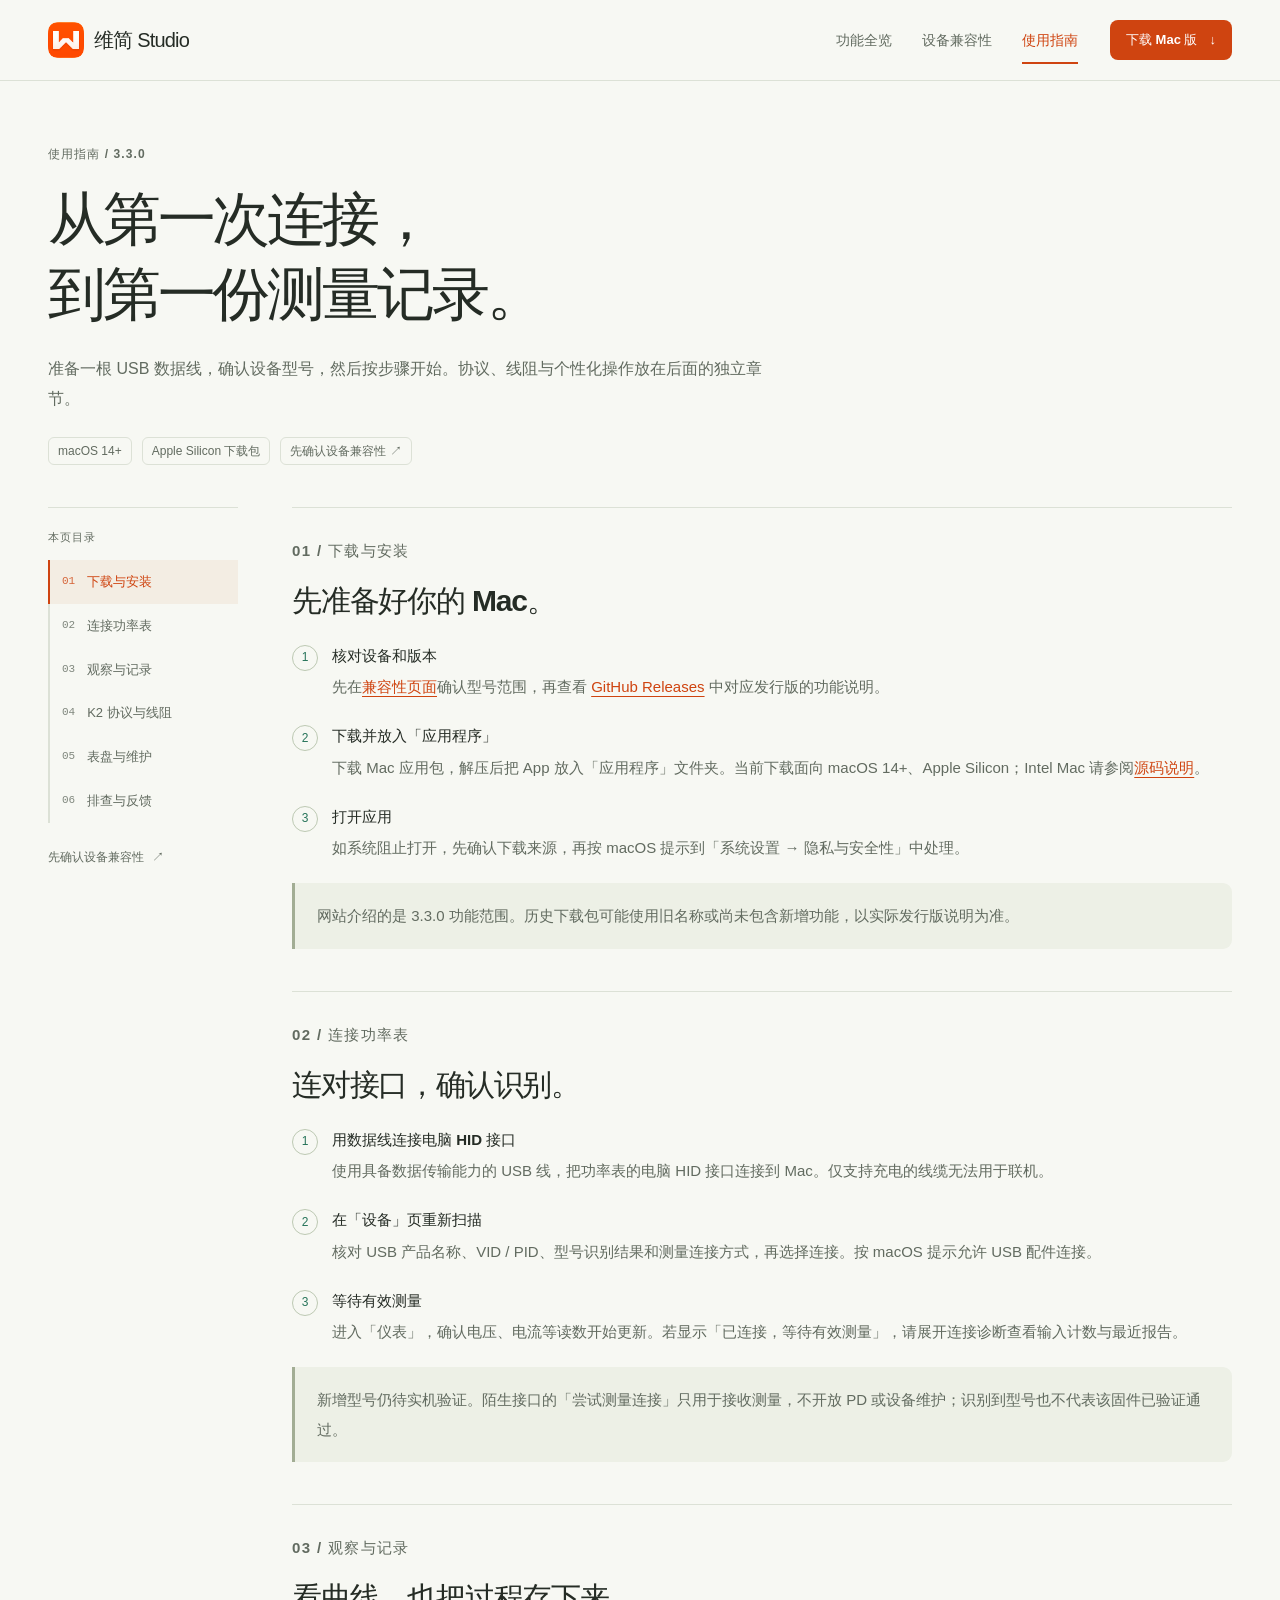
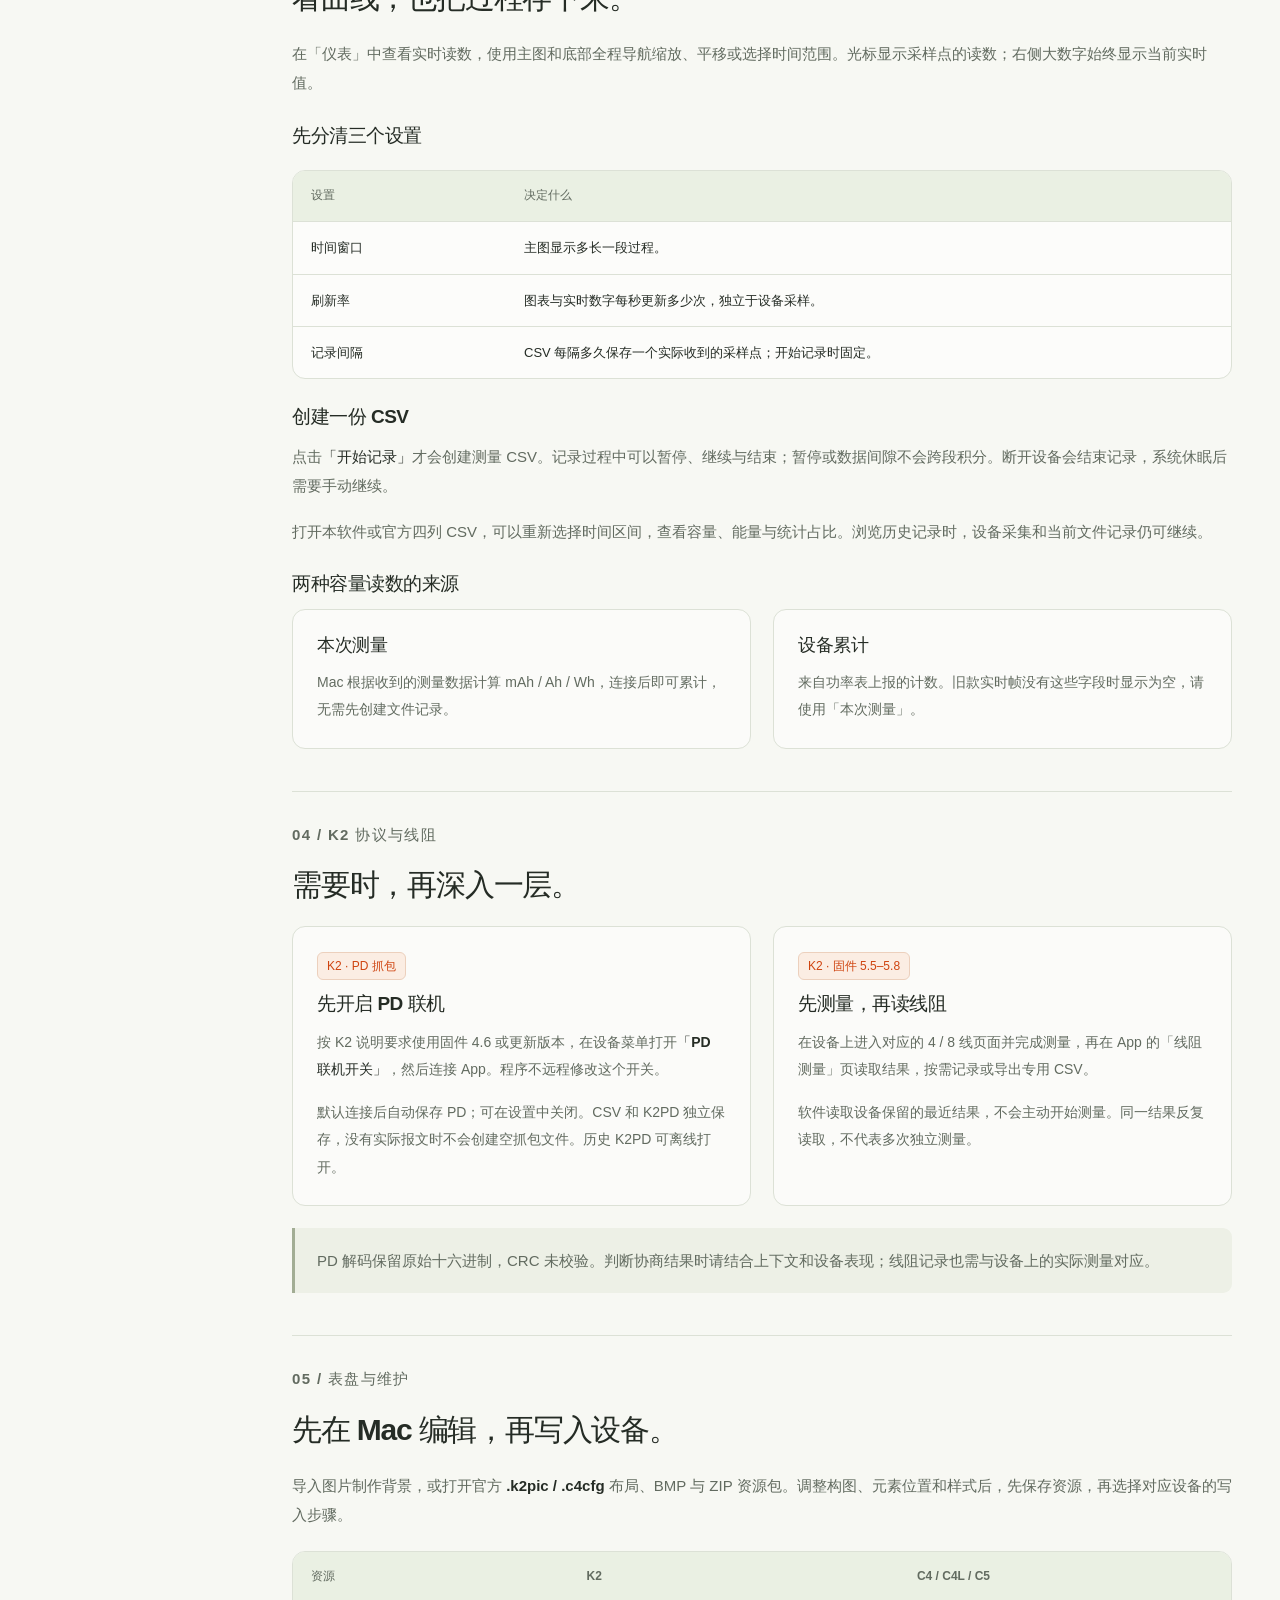
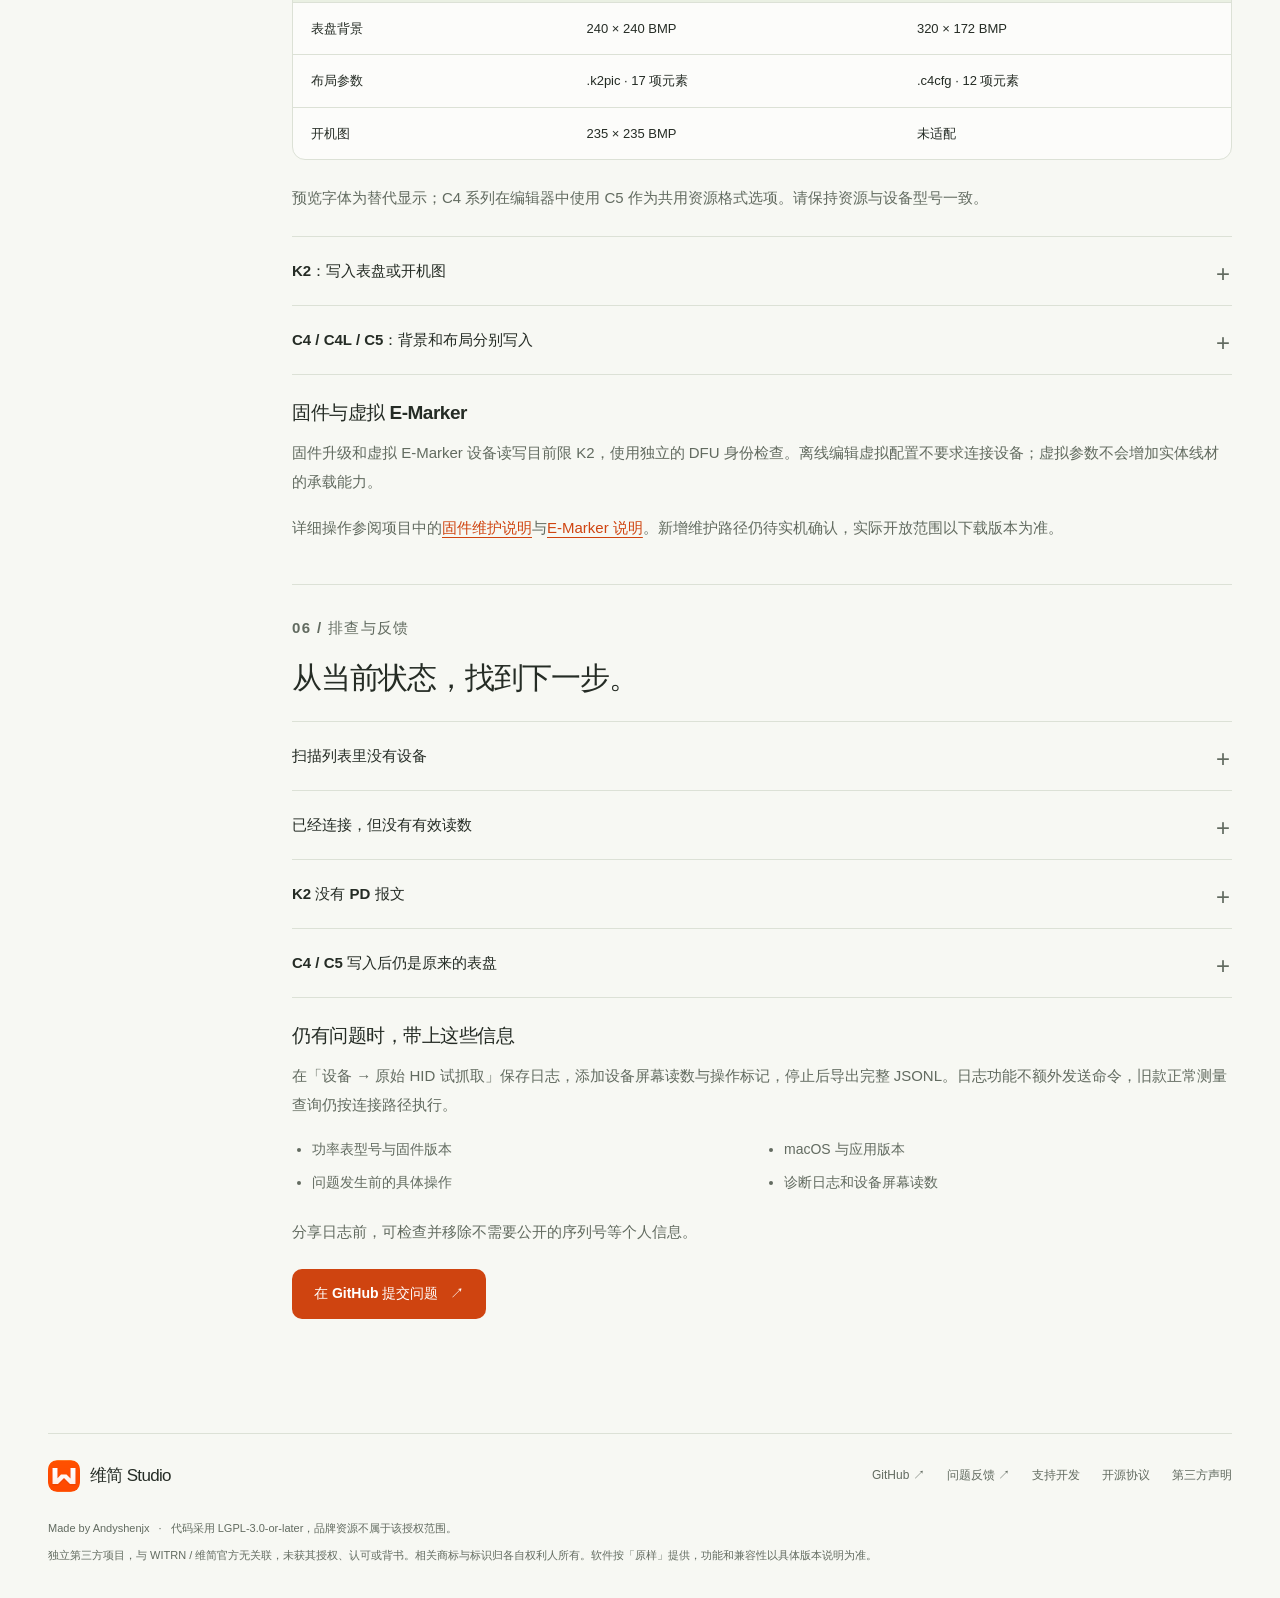
<file: docs/guide.html>
<!doctype html>
<html lang="zh-CN">
<head>
  <meta charset="utf-8">
  <meta name="viewport" content="width=device-width, initial-scale=1">
  <meta name="theme-color" content="#f7f8f3">
  <title>使用指南 · 维简 Studio</title>
  <meta name="description" content="从下载安装、HID 连接到 CSV 记录，逐步上手维简 Studio；另附 K2 PD 与线阻、表盘写入、连接排查和日志反馈步骤。">
  <link rel="canonical" href="https://andyshenjx.github.io/WITRN-Studio-Mac/guide.html">
  <meta property="og:type" content="website">
  <meta property="og:locale" content="zh_CN">
  <meta property="og:site_name" content="维简 Studio">
  <meta property="og:title" content="使用指南 · 维简 Studio">
  <meta property="og:description" content="从下载安装、HID 连接到 CSV 记录，逐步上手维简 Studio；另附 K2 PD 与线阻、表盘写入、连接排查和日志反馈步骤。">
  <meta property="og:url" content="https://andyshenjx.github.io/WITRN-Studio-Mac/guide.html">
  <meta property="og:image" content="https://andyshenjx.github.io/WITRN-Studio-Mac/assets/app-overview.png">
  <meta property="og:image:alt" content="维简 Studio 的电压、电流与功率曲线界面">
  <meta name="twitter:card" content="summary_large_image">
  <link rel="icon" type="image/png" href="assets/app-icon.png">
  <link rel="apple-touch-icon" href="assets/app-icon.png">
  <link rel="stylesheet" href="styles.css?v=3.3.0-layout-20261103">
  <script src="site.js?v=3.3.0-layout-20261103" defer></script>
  <!-- Google Analytics 4 -->
  <script async src="https://www.googletagmanager.com/gtag/js?id=G-EDCEBKFG3F"></script>
  <script>
    window.dataLayer = window.dataLayer || [];
    function gtag(){dataLayer.push(arguments);}
    gtag('js', new Date());
    gtag('config', 'G-EDCEBKFG3F');
  </script>
  <script type="application/ld+json">
{
  "@context": "https://schema.org",
  "@type": "SoftwareApplication",
  "name": "维简 Studio",
  "alternateName": "WITRN Studio Mac",
  "operatingSystem": "macOS 14+",
  "applicationCategory": "UtilitiesApplication",
  "url": "https://andyshenjx.github.io/WITRN-Studio-Mac/",
  "downloadUrl": "https://github.com/Andyshenjx/WITRN-Studio-Mac/releases",
  "description": "WITRN USB 功率表的第三方原生 macOS 上位机，提供测量曲线、CSV 记录与分析、K2 USB PD 抓包及个性化编辑。",
  "author": {
    "@type": "Person",
    "name": "Andyshenjx",
    "url": "https://github.com/Andyshenjx"
  },
  "license": "https://www.gnu.org/licenses/lgpl-3.0.html"
}
  </script>
</head>
<body>

  <a class="skip-link" href="#main">跳到正文</a>
  <header class="site-header">
    <nav class="nav shell" aria-label="主导航">
      <a class="brand" href="index.html" aria-label="维简 Studio 首页"><img src="assets/app-icon.png" alt="" width="36" height="36"><span>维简 <strong>Studio</strong></span></a>
      <div class="nav-links"><a href="features.html">功能全览</a><a href="compatibility.html">设备兼容性</a><a href="guide.html" aria-current="page">使用指南</a></div>
      <div class="nav-actions">
        <a class="button button-small" href="index.html#download">下载 Mac 版 <span aria-hidden="true">↓</span></a>
        <details class="mobile-menu">
          <summary aria-label="网站导航"><span class="menu-lines" aria-hidden="true"></span><span class="visually-hidden">网站导航</span></summary>
          <div class="mobile-menu-panel"><a href="features.html">功能全览</a><a href="compatibility.html">设备兼容性</a><a href="guide.html" aria-current="page">使用指南</a><a href="index.html#support">支持开发</a><a href="https://github.com/Andyshenjx/WITRN-Studio-Mac">GitHub <span aria-hidden="true">↗</span></a></div>
        </details>
      </div>
    </nav>
  </header>
  <main id="main">
<section class="page-heading shell"><p class="eyebrow">使用指南 / 3.3.0</p><h1>从第一次连接，<br>到第一份测量记录。</h1><p class="page-intro">准备一根 USB 数据线，确认设备型号，然后按步骤开始。协议、线阻与个性化操作放在后面的独立章节。</p><div class="page-meta"><span class="tag">macOS 14+</span><span class="tag">Apple Silicon 下载包</span><a class="tag" href="compatibility.html">先确认设备兼容性 ↗</a></div></section>
    <div class="page-layout shell">
      <aside class="page-sidebar"><nav class="page-toc" aria-label="本页目录"><p class="toc-label">本页目录</p><a href="#install"><span>01</span>下载与安装</a><a href="#connect"><span>02</span>连接功率表</a><a href="#recording"><span>03</span>观察与记录</a><a href="#k2"><span>04</span>K2 协议与线阻</a><a href="#personalization"><span>05</span>表盘与维护</a><a href="#troubleshooting"><span>06</span>排查与反馈</a></nav><a class="sidebar-help" href="compatibility.html">先确认设备兼容性 <span aria-hidden="true">↗</span></a></aside>
      <div class="page-content prose">
        <section class="guide-section" id="install" data-toc-section aria-labelledby="install-title">
          <p class="section-kicker">01 / 下载与安装</p><h2 id="install-title">先准备好你的 Mac。</h2>
          <ol class="numbered-steps"><li><strong>核对设备和版本</strong>先在<a href="compatibility.html">兼容性页面</a>确认型号范围，再查看 <a href="https://github.com/Andyshenjx/WITRN-Studio-Mac/releases">GitHub Releases</a> 中对应发行版的功能说明。</li><li><strong>下载并放入「应用程序」</strong>下载 Mac 应用包，解压后把 App 放入「应用程序」文件夹。当前下载面向 macOS 14+、Apple Silicon；Intel Mac 请参阅<a href="https://github.com/Andyshenjx/WITRN-Studio-Mac">源码说明</a>。</li><li><strong>打开应用</strong>如系统阻止打开，先确认下载来源，再按 macOS 提示到「系统设置 → 隐私与安全性」中处理。</li></ol>
          <p class="notice">网站介绍的是 3.3.0 功能范围。历史下载包可能使用旧名称或尚未包含新增功能，以实际发行版说明为准。</p>
        </section>

        <section class="guide-section" id="connect" data-toc-section aria-labelledby="connect-title">
          <p class="section-kicker">02 / 连接功率表</p><h2 id="connect-title">连对接口，确认识别。</h2>
          <ol class="numbered-steps"><li><strong>用数据线连接电脑 HID 接口</strong>使用具备数据传输能力的 USB 线，把功率表的电脑 HID 接口连接到 Mac。仅支持充电的线缆无法用于联机。</li><li><strong>在「设备」页重新扫描</strong>核对 USB 产品名称、VID / PID、型号识别结果和测量连接方式，再选择连接。按 macOS 提示允许 USB 配件连接。</li><li><strong>等待有效测量</strong>进入「仪表」，确认电压、电流等读数开始更新。若显示「已连接，等待有效测量」，请展开连接诊断查看输入计数与最近报告。</li></ol>
          <p class="notice">新增型号仍待实机验证。陌生接口的「尝试测量连接」只用于接收测量，不开放 PD 或设备维护；识别到型号也不代表该固件已验证通过。</p>
        </section>

        <section class="guide-section" id="recording" data-toc-section aria-labelledby="recording-title">
          <p class="section-kicker">03 / 观察与记录</p><h2 id="recording-title">看曲线，也把过程存下来。</h2>
          <p>在「仪表」中查看实时读数，使用主图和底部全程导航缩放、平移或选择时间范围。光标显示采样点的读数；右侧大数字始终显示当前实时值。</p>
          <h3>先分清三个设置</h3>
          <div class="table-wrap" role="region" aria-label="显示和记录设置对照表，可横向滚动" tabindex="0"><table class="settings-table"><caption class="visually-hidden">时间窗口、刷新率与记录间隔的区别</caption><thead><tr><th scope="col">设置</th><th scope="col">决定什么</th></tr></thead><tbody><tr><th scope="row">时间窗口</th><td>主图显示多长一段过程。</td></tr><tr><th scope="row">刷新率</th><td>图表与实时数字每秒更新多少次，独立于设备采样。</td></tr><tr><th scope="row">记录间隔</th><td>CSV 每隔多久保存一个实际收到的采样点；开始记录时固定。</td></tr></tbody></table></div>
          <h3>创建一份 CSV</h3><p>点击<strong>「开始记录」</strong>才会创建测量 CSV。记录过程中可以暂停、继续与结束；暂停或数据间隙不会跨段积分。断开设备会结束记录，系统休眠后需要手动继续。</p><p>打开本软件或官方四列 CSV，可以重新选择时间区间，查看容量、能量与统计占比。浏览历史记录时，设备采集和当前文件记录仍可继续。</p>
          <h3>两种容量读数的来源</h3><div class="guide-columns"><article class="guide-panel"><h4>本次测量</h4><p>Mac 根据收到的测量数据计算 mAh / Ah / Wh，连接后即可累计，无需先创建文件记录。</p></article><article class="guide-panel"><h4>设备累计</h4><p>来自功率表上报的计数。旧款实时帧没有这些字段时显示为空，请使用「本次测量」。</p></article></div>
        </section>

        <section class="guide-section" id="k2" data-toc-section aria-labelledby="k2-title">
          <p class="section-kicker">04 / K2 协议与线阻</p><h2 id="k2-title">需要时，再深入一层。</h2>
          <div class="guide-columns"><article class="guide-panel"><span class="tag tag-accent">K2 · PD 抓包</span><h3>先开启 PD 联机</h3><p>按 K2 说明要求使用固件 4.6 或更新版本，在设备菜单打开<strong>「PD 联机开关」</strong>，然后连接 App。程序不远程修改这个开关。</p><p>默认连接后自动保存 PD；可在设置中关闭。CSV 和 K2PD 独立保存，没有实际报文时不会创建空抓包文件。历史 K2PD 可离线打开。</p></article><article class="guide-panel"><span class="tag tag-accent">K2 · 固件 5.5–5.8</span><h3>先测量，再读线阻</h3><p>在设备上进入对应的 4 / 8 线页面并完成测量，再在 App 的「线阻测量」页读取结果，按需记录或导出专用 CSV。</p><p>软件读取设备保留的最近结果，不会主动开始测量。同一结果反复读取，不代表多次独立测量。</p></article></div>
          <p class="notice">PD 解码保留原始十六进制，CRC 未校验。判断协商结果时请结合上下文和设备表现；线阻记录也需与设备上的实际测量对应。</p>
        </section>

        <section class="guide-section" id="personalization" data-toc-section aria-labelledby="personalization-title">
          <p class="section-kicker">05 / 表盘与维护</p><h2 id="personalization-title">先在 Mac 编辑，再写入设备。</h2>
          <p>导入图片制作背景，或打开官方 <strong>.k2pic / .c4cfg</strong> 布局、BMP 与 ZIP 资源包。调整构图、元素位置和样式后，先保存资源，再选择对应设备的写入步骤。</p>
          <div class="table-wrap" role="region" aria-label="表盘资源尺寸对照表，可横向滚动" tabindex="0"><table class="settings-table"><caption class="visually-hidden">K2 与 C4 系列表盘资源的格式和尺寸</caption><thead><tr><th scope="col">资源</th><th scope="col">K2</th><th scope="col">C4 / C4L / C5</th></tr></thead><tbody><tr><th scope="row">表盘背景</th><td>240 × 240 BMP</td><td>320 × 172 BMP</td></tr><tr><th scope="row">布局参数</th><td>.k2pic · 17 项元素</td><td>.c4cfg · 12 项元素</td></tr><tr><th scope="row">开机图</th><td>235 × 235 BMP</td><td>未适配</td></tr></tbody></table></div>
          <p class="section-note">预览字体为替代显示；C4 系列在编辑器中使用 C5 作为共用资源格式选项。请保持资源与设备型号一致。</p>
          <div class="accordion">
            <details><summary>K2：写入表盘或开机图</summary><div class="details-body"><ol><li>完成编辑并保存所需的背景、布局或开机图。</li><li>完全断电，按住减号键上电，通过电脑 HID 数据口连接 Mac，进入 DFU。</li><li>等待 App 确认 K2 设备身份，核对资源后选择对应写入操作。</li><li>查看任务结果与日志，再按对应资源说明恢复正常使用。</li></ol></div></details>
            <details><summary>C4 / C4L / C5：背景和布局分别写入</summary><div class="details-body"><ol><li>确认固件为 3.0 或更新版本，保存同型号的背景和 .c4cfg 参数。</li><li>完全断电，按住 OK 键上电，连接电脑 HID 数据口，屏幕显示 DFU 后松手。</li><li>由 App 确认设备身份，先写入其中一项。首次使用时，背景和参数都需要写入。</li><li>每项完成后拔线，下一项重新进入 DFU 并检测；已有完整配套资源时，可仅更新修改的一项。</li><li>正常上电进入设备表盘页，长按 OK，在内置表盘和自定义表盘之间切换。</li></ol><p>写入背景不会自动切换当前表盘，仅写图片也不能证明自定义表盘已具备有效参数。</p></div></details>
          </div>
          <h3>固件与虚拟 E-Marker</h3><p>固件升级和虚拟 E-Marker 设备读写目前限 K2，使用独立的 DFU 身份检查。离线编辑虚拟配置不要求连接设备；虚拟参数不会增加实体线材的承载能力。</p><p>详细操作参阅项目中的<a href="https://github.com/Andyshenjx/WITRN-Studio-Mac/blob/main/Documentation/FIRMWARE.md">固件维护说明</a>与<a href="https://github.com/Andyshenjx/WITRN-Studio-Mac/blob/main/Documentation/EMARKER.md">E-Marker 说明</a>。新增维护路径仍待实机确认，实际开放范围以下载版本为准。</p>
        </section>

        <section class="guide-section" id="troubleshooting" data-toc-section aria-labelledby="troubleshooting-title">
          <p class="section-kicker">06 / 排查与反馈</p><h2 id="troubleshooting-title">从当前状态，找到下一步。</h2>
          <div class="accordion">
            <details><summary>扫描列表里没有设备</summary><div class="details-body"><p>确认使用的是电脑 HID 接口和支持数据传输的 USB 线。检查 macOS 是否允许 USB 配件连接，关闭其他可能占用功率表的软件，再重新扫描。</p></div></details>
            <details><summary>已经连接，但没有有效读数</summary><div class="details-body"><p>展开「连接诊断」，查看输入计数、报告长度与最近原始报告。连接状态只说明接口已打开，不代表已收到有效测量。旧款查询报错后需要断开再连接。</p></div></details>
            <details><summary>K2 没有 PD 报文</summary><div class="details-body"><p>先确认设备的 PD 联机开关已开启。App 只能记录 HID 连接之后 K2 实际上报的报文，无法补回此前发生的协商。再检查抓包是否已结束、筛选条件是否隐藏了消息。</p></div></details>
            <details><summary>C4 / C5 写入后仍是原来的表盘</summary><div class="details-body"><p>正常上电后进入设备表盘显示页，长按 OK 切换。若仍无法切换，核对配套背景和 .c4cfg 是否都已写入。单项读回校验成功不能证明另一项资源已存在，也不能代替实际显示结果。</p></div></details>
          </div>
          <h3>仍有问题时，带上这些信息</h3><p>在「设备 → 原始 HID 试抓取」保存日志，添加设备屏幕读数与操作标记，停止后导出完整 JSONL。日志功能不额外发送命令，旧款正常测量查询仍按连接路径执行。</p>
          <ul class="feedback-list"><li>功率表型号与固件版本</li><li>macOS 与应用版本</li><li>问题发生前的具体操作</li><li>诊断日志和设备屏幕读数</li></ul>
          <p class="section-note">分享日志前，可检查并移除不需要公开的序列号等个人信息。</p>
          <a class="button" href="https://github.com/Andyshenjx/WITRN-Studio-Mac/issues">在 GitHub 提交问题 <span aria-hidden="true">↗</span></a>
        </section>
      </div>
    </div>

  </main>

  <footer class="footer shell">
    <div class="footer-top">
      <a class="brand" href="index.html"><img src="assets/app-icon.png" alt="" width="32" height="32"><span>维简 <strong>Studio</strong></span></a>
      <nav aria-label="页脚导航"><a href="https://github.com/Andyshenjx/WITRN-Studio-Mac">GitHub ↗</a><a href="https://github.com/Andyshenjx/WITRN-Studio-Mac/issues">问题反馈 ↗</a><a href="index.html#support">支持开发</a><a href="https://github.com/Andyshenjx/WITRN-Studio-Mac/blob/main/LICENSE">开源协议</a><a href="https://github.com/Andyshenjx/WITRN-Studio-Mac/blob/main/THIRD_PARTY_NOTICES.md">第三方声明</a></nav>
    </div>
    <p>Made by <a href="https://github.com/Andyshenjx">Andyshenjx</a> <span aria-hidden="true">·</span> 代码采用 LGPL-3.0-or-later，品牌资源不属于该授权范围。</p>
    <p class="legal">独立第三方项目，与 WITRN / 维简官方无关联，未获其授权、认可或背书。相关商标与标识归各自权利人所有。软件按「原样」提供，功能和兼容性以具体版本说明为准。</p>
  </footer>
  <dialog class="lightbox" aria-labelledby="lightbox-caption">
    <div class="lightbox-toolbar"><p id="lightbox-caption">应用截图</p><div class="lightbox-actions"><a class="lightbox-original" href="assets/app-overview.png" target="_blank" rel="noopener noreferrer">查看原图 ↗</a><button class="lightbox-close" type="button" aria-label="关闭放大图片">关闭 <span aria-hidden="true">×</span></button></div></div>
    <div class="lightbox-content"><img alt=""></div>
  </dialog>
</body>
</html>
</file>
<file: docs/styles.css>
/* WITRN Studio · shared static-site styles */
:root {
  color-scheme: light;
  --paper: #f7f8f3;
  --surface: #fff;
  --ink: #252c25;
  --muted: #626b60;
  --line: #dce1d6;
  --accent: #cf4410;
  --accent-hover: #b6380b;
  --accent-soft: #fbede3;
  --green: #27745a;
  --sage: #e8ede2;
  --radius: 22px;
  --header-height: 80px;
  font-family: -apple-system, BlinkMacSystemFont, "SF Pro Text", "Helvetica Neue", "PingFang SC", "Microsoft YaHei", sans-serif;
  color: var(--ink);
  background: var(--paper);
  font-synthesis: none;
  -webkit-font-smoothing: antialiased;
}
*, *::before, *::after { box-sizing: border-box; }
html { scroll-behavior: smooth; scroll-padding-top: calc(var(--header-height) + 24px); }
body { margin: 0; font-size: 16px; line-height: 1.75; }
body, main, section, article, aside, nav, figure, div { min-width: 0; }
h1, h2, h3, h4, p, figure, ul, ol, dl { margin: 0; }
h1, h2, h3, h4 { font-weight: 650; line-height: 1.3; text-wrap: balance; }
h1 { font-size: clamp(42px, 5.1vw, 68px); letter-spacing: -.055em; }
h2 { font-size: clamp(30px, 3.3vw, 44px); letter-spacing: -.04em; }
h3 { font-size: 22px; letter-spacing: -.025em; }
p { overflow-wrap: break-word; }
a { color: inherit; text-decoration: none; }
button, select { font: inherit; }
button, summary, select { cursor: pointer; }
button { color: inherit; }
img { display: block; max-width: 100%; height: auto; }
svg { display: block; width: 24px; height: 24px; fill: none; stroke: currentColor; stroke-width: 1.6; stroke-linecap: round; stroke-linejoin: round; }
[hidden] { display: none !important; }
:focus-visible { outline: 3px solid var(--accent); outline-offset: 5px; }
::selection { color: var(--ink); background: #f7d4b9; }
.shell { width: min(1240px, calc(100% - 96px)); margin-inline: auto; }
.section { padding-block: 92px; }
.eyebrow, .section-kicker { display: block; font-size: 12px; line-height: 1.6; letter-spacing: .09em; font-weight: 600; color: var(--muted); }
.section-kicker { margin-bottom: 16px; color: var(--accent); }
.accent { color: var(--accent); }
.muted { color: var(--muted); }
.inline-link, .prose a:not(.button), .notice a { color: var(--accent); text-decoration: underline; text-underline-offset: 4px; }
.text-link { display: inline-flex; align-items: center; gap: 12px; font-size: 14px; font-weight: 600; line-height: 1.6; }
.text-link:hover, .footer a:hover { color: var(--accent); }
.button { display: inline-flex; justify-content: center; align-items: center; gap: 12px; min-height: 50px; padding: 12px 21px; border: 1px solid transparent; border-radius: 10px; color: white; background: var(--accent); font-size: 14px; font-weight: 600; line-height: 1.5; text-align: center; transition: background .18s ease, transform .18s ease; }
.button:hover { background: var(--accent-hover); transform: translateY(-1px); }
.button-small { min-height: 40px; padding: 9px 15px; font-size: 13px; border-radius: 8px; }
.button-secondary { color: var(--ink); border-color: var(--line); background: transparent; }
.button-secondary:hover { background: var(--sage); }
.tag { display: inline-flex; align-items: center; gap: 6px; padding: 4px 9px; border: 1px solid var(--line); border-radius: 6px; color: var(--muted); font-size: 12px; font-weight: 500; line-height: 1.5; }
.tag-accent { color: var(--accent); border-color: #ecd0bd; background: var(--accent-soft); }
.tags { display: flex; flex-wrap: wrap; gap: 8px; }
/* Shared navigation */
.site-header { position: sticky; top: 0; z-index: 30; border-bottom: 1px solid var(--line); background: #f7f8f3f2; backdrop-filter: blur(18px); -webkit-backdrop-filter: blur(18px); }
.nav { position: relative; display: flex; align-items: center; justify-content: space-between; min-height: var(--header-height); gap: 32px; }
.brand { display: inline-flex; align-items: center; gap: 10px; flex-shrink: 0; white-space: nowrap; font-size: 20px; font-weight: 650; letter-spacing: -.04em; line-height: 1.4; }
.brand img { border-radius: 9px; }
.brand strong { font-weight: 500; }
.nav-links { display: flex; justify-content: center; align-items: center; gap: 30px; margin-left: auto; font-size: 14px; }
.nav-links a { padding-block: 10px; color: var(--muted); }
.nav-links a:hover, a[aria-current="page"]:not(.brand) { color: var(--accent); }
.nav-links a[aria-current="page"] { box-shadow: 0 2px var(--accent); }
.nav-actions { display: flex; align-items: center; gap: 12px; }
.mobile-menu { display: none; }
.mobile-menu summary { display: grid; place-items: center; list-style: none; width: 40px; height: 40px; padding: 10px; border: 1px solid var(--line); border-radius: 8px; }
.mobile-menu summary::-webkit-details-marker { display: none; }
.menu-lines, .menu-lines::before, .menu-lines::after { display: block; width: 16px; height: 1.5px; background: var(--ink); }
.menu-lines { position: relative; }
.menu-lines::before, .menu-lines::after { content: ""; position: absolute; left: 0; }
.menu-lines::before { top: -5px; }
.menu-lines::after { top: 5px; }
.mobile-menu[open] .menu-lines { background: transparent; }
.mobile-menu[open] .menu-lines::before { top: 0; transform: rotate(45deg); }
.mobile-menu[open] .menu-lines::after { top: 0; transform: rotate(-45deg); }
.mobile-menu-panel { position: absolute; top: calc(100% - 1px); left: 0; right: 0; display: grid; gap: 2px; padding: 12px; border: 1px solid var(--line); border-radius: 0 0 15px 15px; background: var(--surface); box-shadow: 0 20px 35px #25302012; }
.mobile-menu-panel a { padding: 12px; border-radius: 7px; font-size: 14px; }
.mobile-menu-panel a:hover, .mobile-menu-panel a[aria-current] { background: var(--accent-soft); }
/* Home: introduction and a short path to the right next step */
.hero { display: grid; grid-template-columns: .85fr 1.3fr; align-items: center; gap: 40px; padding-block: 72px 48px; }
.hero .eyebrow { display: flex; align-items: center; gap: 8px; font-size: 11px; letter-spacing: .03em; }
.status-dot { flex: 0 0 6px; width: 6px; height: 6px; border-radius: 50%; background: var(--accent); box-shadow: 0 0 0 4px #cf441010; }
.hero h1 { margin-top: 23px; font-size: clamp(45px, 4.7vw, 65px); line-height: 1.22; }
.hero-description { max-width: 410px; margin-top: 24px; font-size: 16px; line-height: 1.9; color: var(--muted); }
.hero-actions { display: flex; flex-wrap: wrap; align-items: center; gap: 18px; margin-top: 30px; }
.hero-meta { display: flex; flex-wrap: wrap; gap: 7px 14px; margin-top: 20px; color: var(--muted); font-size: 12px; }
.hero-meta span + span::before { content: "·"; margin-right: 14px; color: #91998c; }
.hero-visual { position: relative; }
.hero-visual .screenshot { padding: 18px 12px 0; background: radial-gradient(ellipse at 80% 0%, #f1dbca 0, transparent 60%), var(--sage); border-radius: 25px; }
.hero-visual .screenshot figcaption { padding: 10px 8px 15px; }
.screenshot { overflow: hidden; padding: 14px 14px 0; border: 1px solid var(--line); border-radius: 16px; background: #edf0e8; }
.screenshot-warm { background: #f0e7dc; }
.screenshot-cool { background: #e7eced; }
.image-link { position: relative; display: block; border-radius: 9px; }
.image-link img { width: 100%; border-radius: inherit; }
.image-zoom { position: absolute; right: 12px; bottom: 12px; display: grid; place-items: center; width: 32px; height: 32px; border: 1px solid #fff8; border-radius: 50%; background: #fffffff0; color: var(--ink); box-shadow: 0 2px 12px #15201412; font-size: 20px; transition: transform .18s; }
.image-link:hover .image-zoom { transform: scale(1.1); }
.screenshot figcaption { display: flex; align-items: center; justify-content: space-between; flex-wrap: wrap; gap: 6px 12px; padding: 12px 2px 14px; color: var(--muted); font-size: 12px; line-height: 1.5; }
.zoom-label { white-space: nowrap; font-size: 11px; }
.native-strip { display: flex; flex-wrap: wrap; gap: 8px 20px; margin-top: 15px; padding-left: 4px; color: var(--muted); font-size: 12px; }
.native-strip span { display: inline-flex; align-items: center; gap: 6px; }
.native-strip span::before { content: "+"; color: var(--accent); }
.start-path { display: grid; grid-template-columns: .8fr 2fr; align-items: center; gap: 32px; border-top: 1px solid var(--line); border-bottom: 1px solid var(--line); padding-block: 22px; }
.start-path > p { font-size: 14px; color: var(--muted); }
.start-path > p strong { display: block; color: var(--ink); font-weight: 600; }
.path-links { display: grid; grid-template-columns: repeat(3, minmax(0, 1fr)); gap: 20px; }
.path-links a { display: flex; align-items: center; justify-content: space-between; gap: 10px; font-size: 14px; font-weight: 550; }
.path-links a:hover { color: var(--accent); }
.path-links a > span:first-child { display: flex; align-items: center; gap: 12px; }
.path-links small { font-size: 11px; font-weight: 500; color: var(--accent); }
.section-heading { display: flex; align-items: flex-end; justify-content: space-between; gap: 48px; margin-bottom: 36px; }
.section-heading > p { max-width: 390px; padding-bottom: 2px; color: var(--muted); font-size: 15px; }
.workflow-grid { display: grid; grid-template-columns: repeat(3, minmax(0, 1fr)); gap: 28px; }
.workflow-card { padding-top: 24px; border-top: 1px solid var(--line); }
.workflow-top { display: flex; align-items: center; justify-content: space-between; margin-bottom: 22px; }
.workflow-top svg { width: 35px; height: 35px; color: var(--green); }
.workflow-card:nth-child(2) svg { color: #4e66a8; }
.workflow-card:nth-child(3) svg { color: var(--accent); }
.workflow-top > span { font-family: ui-monospace, SFMono-Regular, monospace; color: var(--muted); font-size: 12px; }
.workflow-card p { margin-top: 14px; color: var(--muted); font-size: 14px; }
.workflow-card .tags { margin-top: 21px; }
.workflow-card .text-link { margin-top: 24px; font-size: 13px; }
.feature-footnote { display: flex; justify-content: space-between; flex-wrap: wrap; gap: 12px 24px; margin-top: 36px; padding: 18px 22px; border: 1px solid var(--line); border-radius: 10px; color: var(--muted); font-size: 13px; }
.feature-footnote strong { color: var(--ink); font-weight: 600; }
.personalize-section { background: var(--sage); border-block: 1px solid var(--line); }
.showcase { display: grid; grid-template-columns: .8fr 1.2fr; align-items: center; gap: 64px; }
.showcase-copy > p { margin-top: 22px; color: var(--muted); font-size: 15px; }
.check-list { padding: 0; margin-top: 22px; list-style: none; }
.check-list li { position: relative; padding-left: 24px; margin-top: 8px; color: var(--muted); font-size: 14px; }
.check-list li::before { content: "↗"; position: absolute; left: 0; color: var(--accent); }
.showcase-copy .text-link { margin-top: 26px; }
.showcase-media .screenshot { background: #f5f5f0; }
.media-links { display: flex; flex-wrap: wrap; gap: 10px 24px; margin-top: 18px; font-size: 13px; color: var(--muted); }
.media-links a:hover { color: var(--accent); }
.section-note { margin-top: 23px; color: var(--muted); font-size: 13px; line-height: 1.85; }
.device-summary { display: grid; grid-template-columns: repeat(3, minmax(0, 1fr)); border: 1px solid var(--line); border-radius: 16px; overflow: hidden; }
.device-summary article { padding: 28px; background: #ffffff70; }
.device-summary article + article { border-left: 1px solid var(--line); }
.device-summary h3 { margin-top: 16px; font-size: 24px; }
.device-summary p { margin-top: 12px; color: var(--muted); font-size: 14px; }
.device-summary a { display: inline-flex; align-items: center; gap: 12px; margin-top: 20px; font-size: 13px; font-weight: 600; }
.device-summary a:hover { color: var(--accent); }
.download-section { display: grid; grid-template-columns: 1.2fr .8fr; align-items: center; gap: 80px; padding: 58px; border: 1px solid #303a2d; border-radius: var(--radius); color: #f7f8f3; background: #283128; }
.download-title { display: flex; align-items: center; gap: 14px; margin-bottom: 25px; }
.download-title img { width: 50px; height: 50px; border-radius: 12px; }
.download-title .section-kicker { color: #c4cdbc; margin-bottom: 0; font-size: 11px; }
.download-copy > p { margin-top: 20px; color: #c4cdbc; font-size: 15px; }
.download-copy .button { margin-top: 27px; }
.download-copy .download-meta { margin-top: 16px; font-size: 12px; color: #b9c3b2; }
.download-notes { padding-left: 30px; border-left: 1px solid #53604d; }
.download-notes h3 { font-size: 16px; color: #f1f4ec; }
.download-notes p { margin-top: 14px; font-size: 13px; color: #c1cbbc; }
.download-notes .text-link { margin-top: 20px; color: #f1f4ec; }
.faq-section { display: grid; grid-template-columns: .7fr 1.3fr; align-items: start; gap: 80px; }
.faq-intro p { margin-top: 20px; font-size: 14px; color: var(--muted); }
.faq-intro .text-link { margin-top: 22px; }
.accordion { border-top: 1px solid var(--line); }
.accordion details { border-bottom: 1px solid var(--line); }
.accordion summary { position: relative; list-style: none; padding: 22px 32px 22px 0; font-size: 15px; font-weight: 550; line-height: 1.6; }
.accordion summary::-webkit-details-marker { display: none; }
.accordion summary::after { content: "+"; position: absolute; right: 2px; top: 18px; font-size: 24px; font-weight: 400; color: var(--muted); }
.accordion details[open] summary::after { content: "−"; }
.accordion details > p, .accordion .details-body { padding: 0 24px 22px 0; color: var(--muted); font-size: 14px; }
.support-section { display: grid; grid-template-columns: 1fr 190px; align-items: center; gap: 70px; margin-bottom: 76px; padding: 40px 48px; border: 1px solid #e3dece; border-radius: var(--radius); background: #f0ede2; }
.support-section h2 { font-size: 32px; }
.support-copy p { max-width: 650px; margin-top: 16px; color: var(--muted); font-size: 14px; }
.support-copy .text-link { margin-top: 20px; }
.support-copy .support-small { margin-top: 10px; font-size: 12px; }
.support-code .image-link { overflow: hidden; border: 1px solid #e5decd; border-radius: 12px; background: white; }
.support-code img { width: 100%; }
.support-code figcaption { margin-top: 10px; text-align: center; color: var(--muted); font-size: 11px; }
/* Inner pages: consistent title rhythm and readable content columns */
.page-heading { padding-block: 64px 42px; }
.page-heading h1 { margin-top: 18px; max-width: 1000px; font-size: clamp(38px, 4.5vw, 58px); }
.page-intro { max-width: 720px; margin-top: 22px; color: var(--muted); font-size: 16px; line-height: 1.9; }
.page-meta { display: flex; flex-wrap: wrap; gap: 10px; margin-top: 22px; }
.page-layout { display: grid; grid-template-columns: 190px minmax(0, 1fr); align-items: start; gap: 54px; padding-bottom: 72px; }
.page-sidebar { position: sticky; top: calc(var(--header-height) + 30px); }
.page-toc { padding-top: 20px; border-top: 1px solid var(--line); }
.toc-label { margin-bottom: 13px; font-size: 11px; color: var(--muted); letter-spacing: .08em; }
.page-toc a { display: flex; gap: 12px; padding: 12px 0 12px 12px; border-left: 2px solid var(--line); color: var(--muted); font-size: 13px; line-height: 1.5; }
.page-toc a span { font-size: 11px; font-family: ui-monospace, SFMono-Regular, monospace; line-height: 1.8; opacity: .8; }
.page-toc a:hover, .page-toc a[aria-current="location"] { color: var(--accent); border-left-color: var(--accent); background: #f3ede3; }
.sidebar-help { display: inline-flex; gap: 8px; margin-top: 24px; font-size: 12px; color: var(--muted); }
.feature-group { padding-block: 30px 56px; border-top: 1px solid var(--line); }
.feature-group .section-heading { display: block; margin-bottom: 27px; }
.feature-group .section-heading h2 { font-size: 32px; }
.feature-group .section-heading > p { max-width: 720px; margin-top: 16px; font-size: 14px; }
.feature-group .section-kicker { font-size: 11px; margin-bottom: 12px; }
.detail-grid { display: grid; grid-template-columns: repeat(2, minmax(0, 1fr)); align-items: start; gap: 28px 24px; }
.detail-card { border: 1px solid var(--line); border-radius: 16px; overflow: hidden; background: #ffffff70; }
.detail-copy { padding: 24px 24px 22px; }
.detail-copy h3 { margin-top: 14px; font-size: 21px; line-height: 1.45; }
.detail-copy p { margin-top: 13px; color: var(--muted); font-size: 14px; line-height: 1.85; }
.detail-copy .detail-note { padding-top: 12px; border-top: 1px solid var(--line); font-size: 12px; }
.detail-card .screenshot { border: 0; border-top: 1px solid var(--line); border-radius: 0; padding: 10px 10px 0; }
.detail-card .screenshot figcaption { font-size: 11px; padding-block: 10px; }
.detail-card .zoom-label { display: none; }
.detail-card .image-zoom { right: 8px; bottom: 8px; width: 29px; height: 29px; }
.detail-card-wide { grid-column: 1 / -1; display: grid; grid-template-columns: .78fr 1.22fr; align-items: center; }
.detail-card-wide .screenshot { border: 0; border-left: 1px solid var(--line); }
.detail-card-wide .detail-copy { padding: 28px; }
.notice { padding: 18px 22px; border-left: 3px solid #a2ad94; border-radius: 0 9px 9px 0; background: #edf0e6; color: var(--muted); font-size: 13px; line-height: 1.85; }
.notice strong { color: var(--ink); font-weight: 600; }
.next-step { display: flex; align-items: center; justify-content: space-between; gap: 24px; padding: 28px; border: 1px solid var(--line); border-radius: 15px; background: var(--sage); }
.next-step h2 { font-size: 23px; }
.next-step p { margin-top: 9px; color: var(--muted); font-size: 14px; }
/* Device compatibility: choose first, compare second */
.compatibility-content { padding-bottom: 76px; }
.model-finder { display: grid; grid-template-columns: .8fr 1.2fr; gap: 36px; padding: 32px; border: 1px solid var(--line); border-radius: 18px; background: var(--surface); }
.model-finder h2 { font-size: 26px; }
.model-finder label { display: block; margin-top: 22px; margin-bottom: 9px; font-size: 13px; color: var(--muted); }
.model-finder select { width: 100%; min-height: 48px; padding: 10px 14px; border: 1px solid #abb5a0; border-radius: 8px; color: var(--ink); background: var(--paper); font-size: 15px; }
.finder-hint { margin-top: 12px; color: var(--muted); font-size: 12px; }
.model-result { padding: 22px; border-radius: 12px; background: var(--sage); }
.model-result h3 { font-size: 20px; }
.model-result > p { margin-top: 12px; font-size: 13px; color: var(--muted); }
.model-result .text-link { margin-top: 17px; font-size: 13px; }
.model-capabilities { display: grid; grid-template-columns: 1fr 1fr; gap: 12px 20px; margin-top: 17px; }
.model-capabilities:empty { display: none; }
.model-capabilities dt { margin-bottom: 3px; font-size: 11px; color: var(--muted); }
.model-capabilities dd { margin: 0; font-size: 13px; font-weight: 550; }
.matrix-section { padding-top: 44px; }
.matrix-heading { display: flex; justify-content: space-between; align-items: baseline; flex-wrap: wrap; gap: 12px; margin-bottom: 20px; }
.matrix-heading h2 { font-size: 27px; }
.matrix-heading p { color: var(--muted); font-size: 12px; }
.table-wrap { overflow-x: auto; border: 1px solid var(--line); border-radius: 13px; background: #ffffffa0; -webkit-overflow-scrolling: touch; }
table { width: 100%; border-collapse: collapse; text-align: left; font-size: 13px; line-height: 1.65; }
.compatibility-table { min-width: 960px; }
th, td { padding: 17px 18px; border-bottom: 1px solid var(--line); vertical-align: top; }
thead th { color: var(--muted); background: #eaf0e3; font-size: 12px; font-weight: 550; }
tbody th { min-width: 170px; font-weight: 600; }
tbody tr:last-child > * { border-bottom: 0; }
.compatibility-table tbody th { position: sticky; left: 0; z-index: 1; background: #f7f9f3; box-shadow: 1px 0 var(--line); }
.compatibility-table tr.is-selected > * { background: #fff0df; }
.status { display: inline-block; padding: 3px 7px; border-radius: 5px; color: var(--green); background: #e7efe4; font-size: 11px; white-space: nowrap; }
.status-pending { color: #7c5428; background: #f8eedf; }
.status-experimental { color: #775063; background: #f3e9ef; }
.compat-notes { display: grid; grid-template-columns: repeat(2, minmax(0, 1fr)); gap: 20px; margin-top: 28px; }
.compat-note { padding: 24px; border: 1px solid var(--line); border-radius: 13px; background: #ffffff60; }
.compat-note h3 { font-size: 18px; }
.compat-note p { margin-top: 12px; color: var(--muted); font-size: 14px; }
.compat-diagnostics { margin-top: 52px; padding-top: 40px; border-top: 1px solid var(--line); }
.compat-diagnostics .showcase { gap: 44px; }
.compat-diagnostics h2 { font-size: 32px; }
.compat-diagnostics .notice { margin-top: 22px; }
/* Guide: useful steps, with key differences close to the relevant action */
.guide-section { padding-block: 28px 42px; border-top: 1px solid var(--line); }
.guide-section h2 { margin-bottom: 22px; font-size: 30px; }
.guide-section h3 { margin-top: 26px; margin-bottom: 12px; font-size: 19px; }
.prose p { color: var(--muted); font-size: 15px; line-height: 1.95; }
.prose p + p { margin-top: 16px; }
.prose .notice { margin-top: 22px; }
.prose strong { color: var(--ink); font-weight: 600; }
.numbered-steps { padding: 0; list-style: none; counter-reset: steps; }
.numbered-steps li { position: relative; padding-left: 40px; margin-top: 23px; color: var(--muted); font-size: 15px; }
.numbered-steps li::before { counter-increment: steps; content: counter(steps); position: absolute; top: 2px; left: 0; display: grid; place-items: center; width: 26px; height: 26px; border: 1px solid #bcc8b2; border-radius: 50%; color: var(--green); font-size: 12px; }
.numbered-steps li strong { display: block; margin-bottom: 5px; font-size: 15px; }
.guide-section .table-wrap { margin-top: 22px; }
.settings-table { min-width: 520px; }
.settings-table th, .settings-table td { padding: 15px 18px; }
.settings-table tbody th { min-width: 115px; }
.guide-columns { display: grid; grid-template-columns: 1fr 1fr; gap: 22px; }
.guide-panel { padding: 24px; border: 1px solid var(--line); border-radius: 13px; background: #ffffff80; }
.guide-panel h3 { margin-top: 0; }
.guide-panel h4 { margin-bottom: 12px; font-size: 18px; letter-spacing: -.025em; }
.guide-panel p { font-size: 14px; }
.guide-panel .tag { margin-bottom: 12px; }
.guide-section .accordion { margin-top: 24px; }
.guide-section .accordion summary { font-size: 15px; }
.guide-section .details-body p { font-size: 14px; }
.guide-section .details-body p + p { margin-top: 12px; }
.guide-section .details-body ol { padding-left: 20px; }
.guide-section .details-body li { margin-top: 10px; }
.feedback-list { display: grid; grid-template-columns: 1fr 1fr; gap: 8px 24px; padding-left: 20px; margin-top: 18px; color: var(--muted); font-size: 14px; }
.guide-section .button { margin-top: 22px; }
/* Footer and image viewing */
.footer { padding-bottom: 32px; }
.footer-top { display: flex; align-items: center; justify-content: space-between; gap: 30px; padding-block: 26px; border-top: 1px solid var(--line); }
.footer .brand { font-size: 17px; }
.footer nav { display: flex; flex-wrap: wrap; gap: 12px 22px; color: var(--muted); font-size: 12px; }
.footer > p { color: var(--muted); font-size: 11px; line-height: 1.9; }
.footer > p span { padding-inline: 6px; }
.footer .legal { margin-top: 7px; max-width: 1000px; }
.lightbox { width: min(1500px, 96vw); max-width: 96vw; max-height: 94vh; max-height: 94dvh; padding: 0; border: 1px solid #bec7b7; border-radius: 14px; background: var(--paper); color: var(--ink); box-shadow: 0 30px 100px #0004; overflow: hidden; }
.lightbox::backdrop { background: #141e14bc; backdrop-filter: blur(8px); -webkit-backdrop-filter: blur(8px); }
.lightbox-toolbar { display: flex; align-items: center; justify-content: space-between; gap: 16px; padding: 12px 18px; border-bottom: 1px solid var(--line); }
.lightbox-toolbar p { font-size: 13px; }
.lightbox-actions { display: flex; align-items: center; flex-shrink: 0; gap: 18px; }
.lightbox-original { font-size: 12px; color: var(--muted); }
.lightbox-close { min-height: 36px; border: 1px solid var(--line); border-radius: 7px; background: var(--surface); padding: 6px 12px; font-size: 12px; }
.lightbox-close span { margin-left: 7px; font-size: 17px; }
.lightbox-content { max-height: calc(94vh - 75px); max-height: calc(94dvh - 75px); overflow: auto; overscroll-behavior: contain; padding: 16px; }
.lightbox-content img { width: auto; max-width: 100%; max-height: calc(94vh - 110px); max-height: calc(94dvh - 110px); object-fit: contain; margin-inline: auto; }
.skip-link { position: fixed; left: 20px; top: 15px; z-index: 100; transform: translateY(-160%); border-radius: 6px; padding: 10px 16px; color: white; background: var(--ink); }
.skip-link:focus { transform: translateY(0); }
.visually-hidden { position: absolute; width: 1px; height: 1px; padding: 0; margin: -1px; overflow: hidden; clip-path: inset(50%); white-space: nowrap; border: 0; }
/* Tablet: keep the content column wide enough for Chinese text and screenshots. */
@media (max-width: 1100px) {
  .shell { width: calc(100% - 64px); }
  .hero { gap: 28px; grid-template-columns: .9fr 1.1fr; padding-top: 56px; }
  .hero h1 { font-size: 49px; }
  .hero-actions { gap: 14px; }
  .hero-actions .text-link { font-size: 13px; }
  .hero-description { font-size: 15px; }
  .hero-visual .screenshot { padding: 10px 7px 0; border-radius: 18px; }
  .hero-visual .zoom-label { display: none; }
  .showcase { gap: 38px; }
  .page-layout { grid-template-columns: 160px minmax(0, 1fr); gap: 32px; }
  .page-toc a { font-size: 12px; }
  .detail-copy, .detail-card-wide .detail-copy { padding: 22px; }
  .download-section { gap: 40px; padding: 44px; }
  .faq-section { gap: 48px; }
  .device-summary article { padding: 24px; }
}
@media (max-width: 880px) {
  .section { padding-block: 72px; }
  .nav { gap: 22px; }
  .nav-links { gap: 22px; font-size: 13px; }
  .hero { display: block; text-align: center; padding-top: 54px; }
  .hero .eyebrow, .hero-actions, .hero-meta { justify-content: center; }
  .hero h1 { font-size: 61px; }
  .hero-description { max-width: 490px; margin-inline: auto; }
  .hero-visual { max-width: 760px; margin: 36px auto 0; text-align: left; }
  .hero-visual .screenshot { padding: 16px 12px 0; }
  .hero-visual .zoom-label { display: inline; }
  .native-strip { justify-content: center; }
  .start-path { grid-template-columns: 1fr; gap: 18px; }
  .start-path > p strong { display: inline; margin-right: 8px; }
  .section-heading { gap: 28px; }
  .section-heading > p { max-width: 310px; font-size: 14px; }
  .workflow-grid { gap: 20px; }
  .workflow-card h3 { font-size: 20px; }
  .showcase { grid-template-columns: 1fr; gap: 32px; }
  .showcase-copy > p { max-width: 620px; }
  .device-summary { grid-template-columns: 1fr; }
  .device-summary article + article { border-left: 0; border-top: 1px solid var(--line); }
  .device-summary article { padding: 24px; }
  .device-summary h3 { display: inline-block; margin-top: 0; margin-left: 10px; font-size: 21px; vertical-align: middle; }
  .device-summary a { margin-top: 13px; }
  .download-section { grid-template-columns: 1fr 1fr; gap: 32px; padding: 36px; }
  .download-section h2 { font-size: 34px; }
  .download-notes { padding-left: 23px; }
  .page-layout { display: block; }
  .page-sidebar { position: static; margin-bottom: 28px; }
  .page-toc { display: flex; align-items: stretch; gap: 8px; overflow-x: auto; padding-block: 12px; border-bottom: 1px solid var(--line); }
  .toc-label, .sidebar-help { display: none; }
  .page-toc a { flex-shrink: 0; align-items: center; gap: 7px; padding: 10px 13px; border: 1px solid var(--line); border-radius: 7px; font-size: 13px; }
  .page-toc a:hover, .page-toc a[aria-current="location"] { border-color: #dbb899; }
  .model-finder { grid-template-columns: 1fr 1.2fr; gap: 24px; padding: 26px; }
  .support-section { gap: 38px; padding: 34px; }
  .footer-top { align-items: flex-start; }
  .footer nav { justify-content: flex-end; max-width: 410px; }
}
/* Phone: a compact native menu, single-column reading, no clipped screenshots. */
@media (max-width: 640px) {
  :root { --header-height: 68px; }
  body { font-size: 15px; }
  .shell { width: calc(100% - 40px); }
  .section { padding-block: 56px; }
  h2 { font-size: 31px; }
  .nav { gap: 12px; }
  .brand { gap: 7px; font-size: 18px; }
  .brand img { width: 32px; height: 32px; border-radius: 8px; }
  .nav-links { display: none; }
  .nav-actions { gap: 9px; }
  .nav .button-small { min-height: 38px; padding: 9px 11px; font-size: 11px; }
  .mobile-menu { display: block; }
  .mobile-menu summary { width: 44px; height: 44px; }
  .hero { padding-block: 40px 28px; }
  .hero .eyebrow { font-size: 10px; }
  .hero h1 { margin-top: 22px; font-size: clamp(43px, 10.5vw, 60px); letter-spacing: -.05em; }
  .hero-description { max-width: 410px; margin-top: 20px; font-size: 14px; }
  .hero-actions { margin-top: 24px; gap: 17px; }
  .hero-actions .button { min-height: 48px; padding-inline: 17px; font-size: 13px; }
  .hero-actions .text-link { font-size: 12px; gap: 6px; }
  .hero-meta { margin-top: 17px; font-size: 10px; gap: 5px 10px; }
  .hero-meta span + span::before { margin-right: 10px; }
  .hero-visual { margin-top: 28px; }
  .hero-visual .screenshot { padding: 8px 5px 0; border-radius: 14px; }
  .screenshot { padding: 9px 8px 0; border-radius: 13px; }
  .image-link { border-radius: 6px; }
  .image-zoom { width: 28px; height: 28px; right: 7px; bottom: 7px; font-size: 18px; }
  .screenshot figcaption, .hero-visual .screenshot figcaption { padding: 10px 4px 12px; font-size: 10px; }
  .zoom-label { font-size: 10px; }
  .native-strip { font-size: 10px; gap: 6px 14px; margin-top: 12px; }
  .start-path { padding-block: 20px; gap: 15px; }
  .start-path > p { font-size: 12px; }
  .path-links { gap: 12px; }
  .path-links a { align-items: flex-start; font-size: 12px; }
  .path-links a > span:first-child { display: block; }
  .path-links small { display: block; margin-bottom: 5px; font-size: 10px; }
  .section-heading { display: block; margin-bottom: 29px; }
  .section-heading > p { margin-top: 20px; max-width: none; font-size: 14px; }
  .section-kicker { font-size: 11px; margin-bottom: 13px; }
  .workflow-grid { grid-template-columns: 1fr; gap: 30px; }
  .workflow-card { padding-top: 20px; }
  .workflow-top { margin-bottom: 16px; }
  .workflow-card h3 { font-size: 23px; }
  .workflow-card .tags { margin-top: 16px; }
  .workflow-card .text-link { margin-top: 18px; }
  .feature-footnote { margin-top: 30px; padding: 17px; font-size: 12px; }
  .feature-footnote .text-link { font-size: 12px; }
  .showcase-copy > p { margin-top: 19px; font-size: 14px; }
  .check-list li { font-size: 13px; }
  .media-links { font-size: 12px; gap: 10px 18px; margin-top: 14px; }
  .section-note { font-size: 12px; margin-top: 20px; }
  .device-summary article { padding: 22px; }
  .device-summary h3 { margin-left: 8px; font-size: 20px; }
  .device-summary p { font-size: 13px; }
  .download-section { grid-template-columns: 1fr; gap: 28px; padding: 28px 24px; border-radius: 17px; }
  .download-section h2 { font-size: 33px; }
  .download-title { margin-bottom: 20px; }
  .download-title img { width: 43px; height: 43px; }
  .download-copy > p { font-size: 14px; }
  .download-copy .button { margin-top: 22px; }
  .download-copy .download-meta { font-size: 11px; }
  .download-notes { padding: 23px 0 0; border-left: 0; border-top: 1px solid #53604d; }
  .faq-section { grid-template-columns: 1fr; gap: 27px; }
  .faq-intro p { margin-top: 15px; }
  .faq-intro .text-link { margin-top: 16px; }
  .accordion summary { padding-block: 20px; font-size: 14px; }
  .accordion details > p, .accordion .details-body { font-size: 13px; }
  .support-section { grid-template-columns: 1fr; gap: 26px; padding: 26px 24px; margin-bottom: 52px; border-radius: 17px; }
  .support-section h2 { font-size: 28px; }
  .support-copy p { font-size: 13px; }
  .support-code { width: 180px; justify-self: center; }
  .page-heading { padding-block: 42px 30px; }
  .page-heading h1 { font-size: clamp(34px, 8.7vw, 43px); line-height: 1.35; }
  .page-heading .eyebrow { font-size: 10px; }
  .page-intro { margin-top: 20px; font-size: 14px; }
  .page-meta { gap: 7px; margin-top: 18px; }
  .page-meta .tag { font-size: 11px; }
  .page-layout { padding-bottom: 52px; }
  .page-toc { gap: 7px; padding-block: 10px; }
  .page-toc a { padding: 9px 11px; font-size: 12px; }
  .page-toc a span { font-size: 10px; }
  .feature-group { padding-block: 25px 36px; }
  .feature-group .section-heading h2 { font-size: 27px; }
  .feature-group .section-heading > p { margin-top: 14px; font-size: 13px; }
  .detail-grid { grid-template-columns: 1fr; gap: 20px; }
  .detail-card-wide { display: block; grid-column: auto; }
  .detail-card-wide .screenshot { border: 0; border-top: 1px solid var(--line); }
  .detail-copy, .detail-card-wide .detail-copy { padding: 22px; }
  .detail-copy h3 { font-size: 22px; }
  .detail-copy p { font-size: 14px; }
  .detail-card .screenshot figcaption { font-size: 10px; }
  .next-step { display: block; padding: 23px; }
  .next-step h2 { font-size: 22px; }
  .next-step p { font-size: 13px; }
  .next-step .button { margin-top: 20px; }
  .notice { padding: 16px 18px; font-size: 12px; }
  .compatibility-content { padding-bottom: 52px; }
  .model-finder { grid-template-columns: 1fr; padding: 23px; gap: 22px; }
  .model-finder h2 { font-size: 24px; }
  .model-finder label { margin-top: 16px; }
  .model-result { padding: 20px; }
  .model-result h3 { font-size: 19px; }
  .model-capabilities { gap: 12px 14px; }
  .matrix-section { padding-top: 32px; }
  .matrix-heading h2 { font-size: 24px; }
  .matrix-heading p { font-size: 11px; }
  th, td { padding: 15px 13px; font-size: 12px; }
  thead th { font-size: 11px; }
  .compatibility-table { min-width: 875px; }
  .compatibility-table tbody th { min-width: 145px; }
  .compat-notes { grid-template-columns: 1fr; gap: 14px; margin-top: 23px; }
  .compat-note { padding: 22px; }
  .compat-note p { font-size: 13px; }
  .compat-diagnostics { margin-top: 36px; padding-top: 30px; }
  .compat-diagnostics .showcase { gap: 27px; }
  .compat-diagnostics h2 { font-size: 27px; }
  .guide-section { padding-block: 25px 33px; }
  .guide-section h2 { margin-bottom: 20px; font-size: 26px; }
  .guide-section h3 { font-size: 18px; }
  .prose p, .numbered-steps li { font-size: 14px; }
  .numbered-steps li { padding-left: 36px; margin-top: 21px; }
  .numbered-steps li strong { font-size: 14px; }
  .guide-columns { grid-template-columns: 1fr; gap: 16px; }
  .guide-panel { padding: 22px; }
  .feedback-list { grid-template-columns: 1fr; gap: 8px; font-size: 13px; }
  .guide-section .accordion summary { font-size: 14px; }
  .guide-section .details-body p { font-size: 13px; }
  .footer-top { flex-direction: column; align-items: flex-start; gap: 22px; padding-block: 24px; }
  .footer nav { justify-content: flex-start; font-size: 11px; gap: 12px 18px; }
  .footer > p { font-size: 10px; }
  .lightbox-toolbar { align-items: flex-start; padding: 12px; gap: 12px; }
  .lightbox-toolbar p { font-size: 11px; }
  .lightbox-actions { gap: 10px; }
  .lightbox-original { font-size: 10px; }
  .lightbox-close { padding: 5px 9px; font-size: 11px; }
  .lightbox-content { padding: 7px; max-height: calc(94dvh - 105px); }
  .lightbox-content img { max-height: calc(94dvh - 125px); }
}
@media (max-width: 360px) {
  .shell { width: calc(100% - 32px); }
  .nav { gap: 8px; }
  .brand { gap: 5px; font-size: 16px; }
  .brand img { width: 28px; height: 28px; }
  .nav-actions { gap: 6px; }
  .nav .button-small { padding-inline: 9px; font-size: 10px; }
  .hero-actions { gap: 13px; }
  .hero-actions .button { padding-inline: 15px; }
  .hero-visual .zoom-label { display: none; }
  .lightbox-original { display: none; }
}
@media (prefers-reduced-motion: reduce) {
  html { scroll-behavior: auto; }
  *, *::before, *::after { animation: none !important; transition: none !important; }
}
</file>
